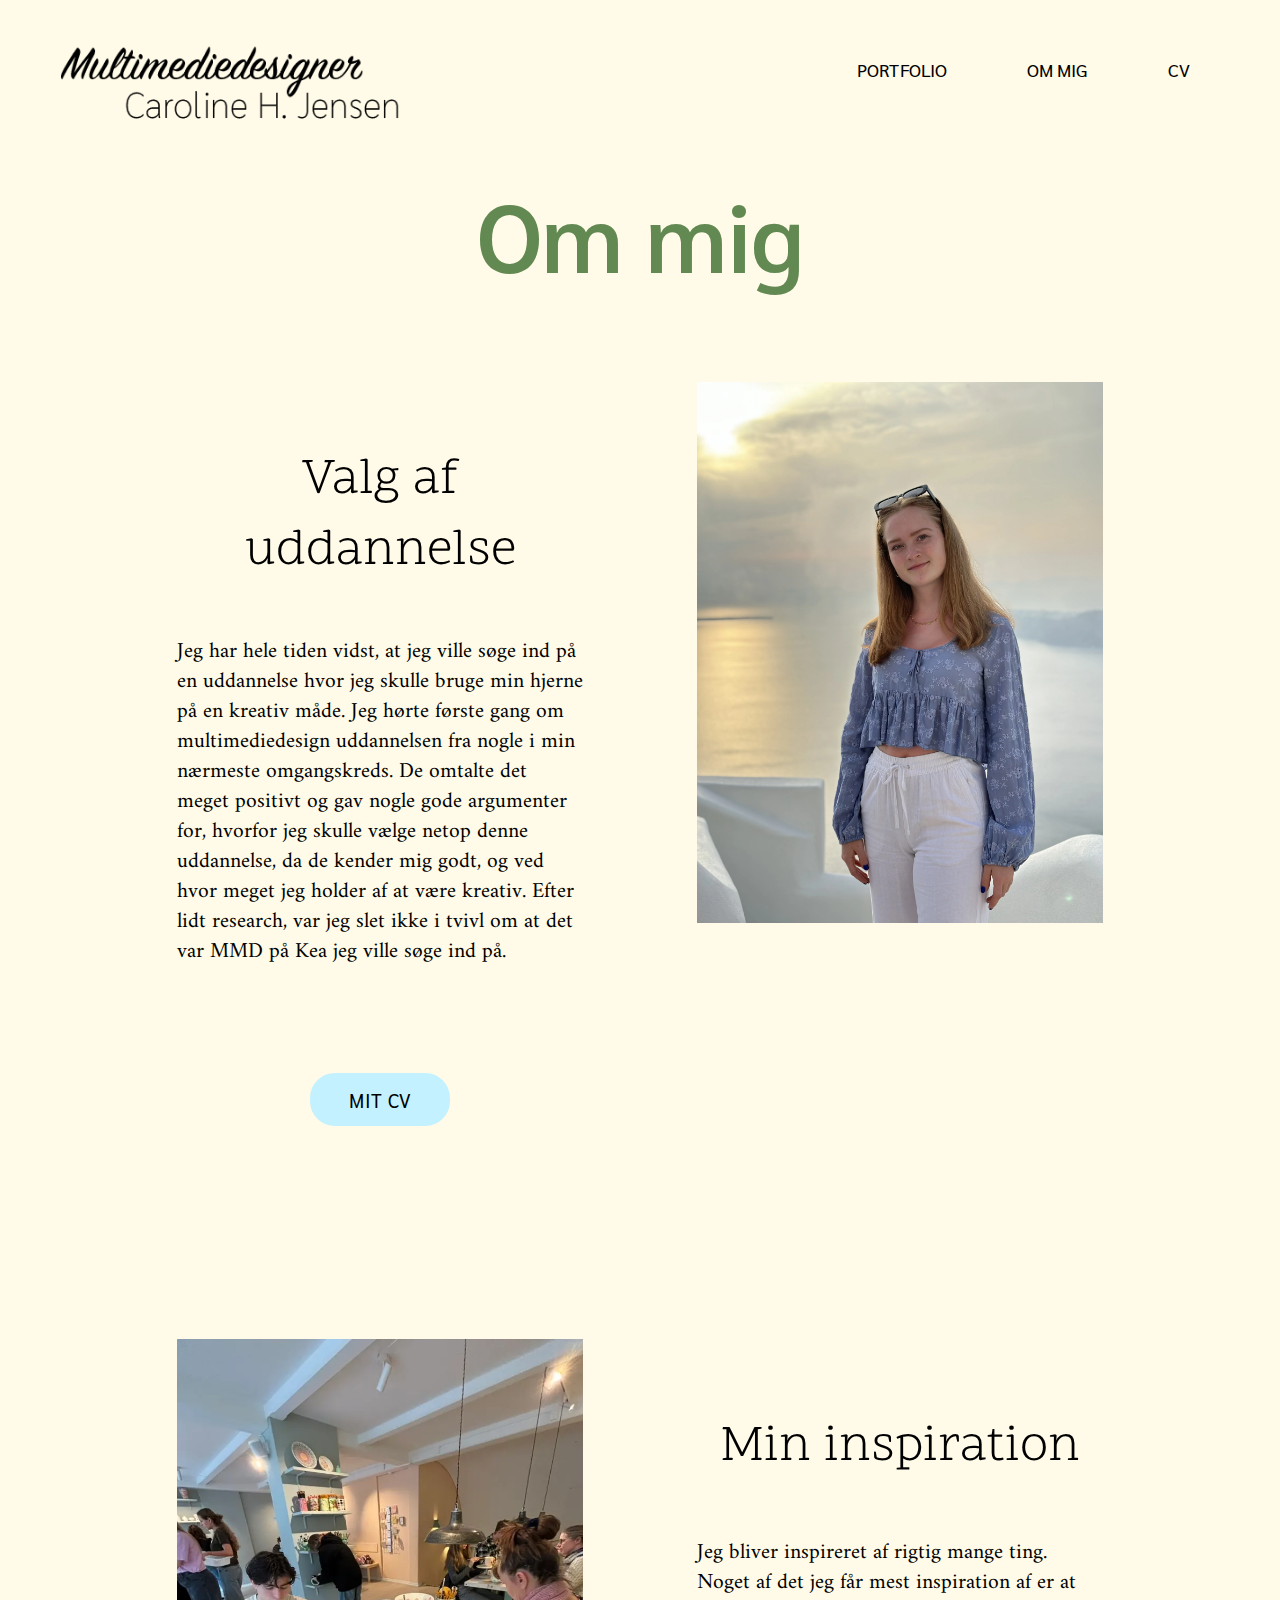
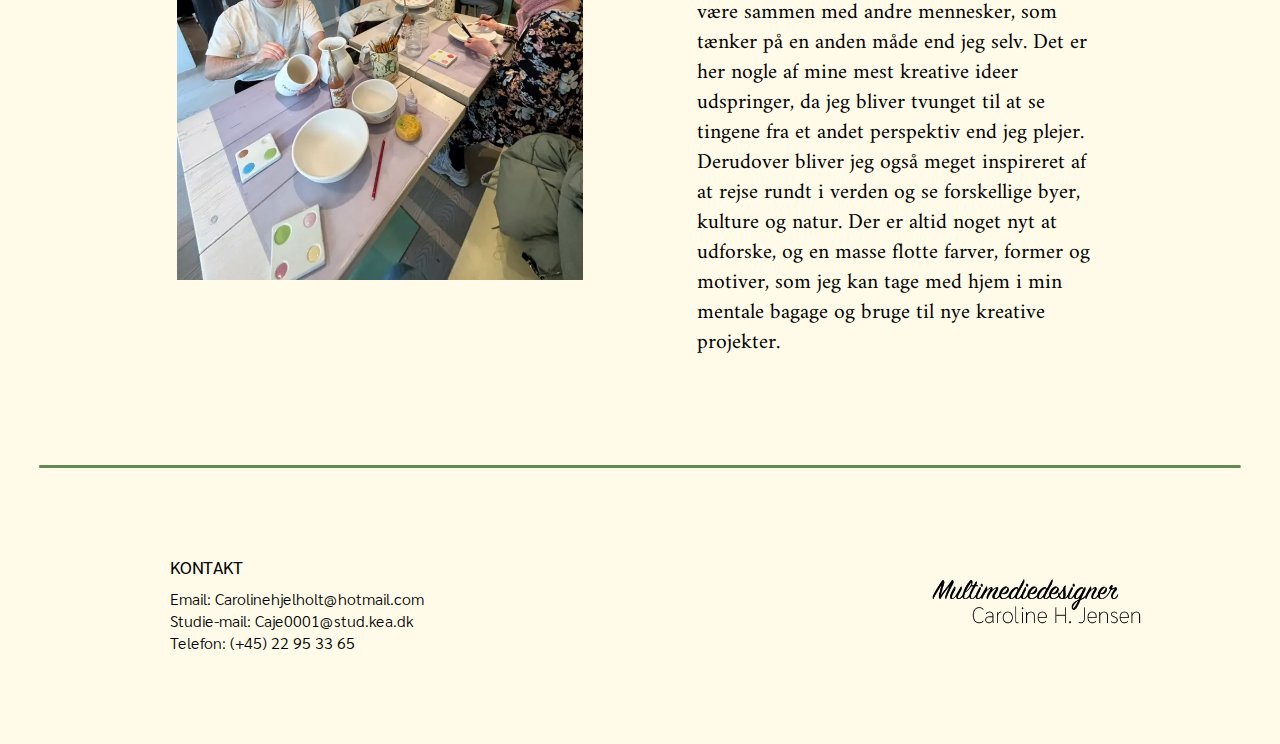
<file: about.html>
<!DOCTYPE html>
<html lang="dk">
<head>
    <meta charset="UTF-8">
    <meta name="viewport" content="width=device-width, initial-scale=1.0">
    <meta name="robots" content="noindex">
    <title>Om mig</title>
    <link rel="preconnect" href="https://fonts.googleapis.com">
    <link rel="preconnect" href="https://fonts.gstatic.com" crossorigin>
    <link href="https://fonts.googleapis.com/css2?family=Sarabun:ital,wght@0,100;0,200;0,300;0,400;0,500;0,600;0,700;0,800;1,100;1,200;1,300;1,400;1,500;1,600;1,700;1,800&display=swap" rel="stylesheet">
    <link rel="preconnect" href="https://fonts.googleapis.com">
    <link rel="preconnect" href="https://fonts.gstatic.com" crossorigin>
    <link href="https://fonts.googleapis.com/css2?family=Amiri:ital,wght@0,400;0,700;1,400;1,700&display=swap" rel="stylesheet">
    <link rel="preconnect" href="https://fonts.googleapis.com">
    <link rel="preconnect" href="https://fonts.gstatic.com" crossorigin>
    <link href="https://fonts.googleapis.com/css2?family=Scope+One&display=swap" rel="stylesheet">    
    <link rel="stylesheet" href="menu.css">
    <link rel="stylesheet" href="general.css">
    <link rel="stylesheet" href="about.css">
    <link rel="apple-touch-icon" sizes="180x180" href="favicon_io/apple-touch-icon.png">
    <link rel="icon" type="image/png" sizes="32x32" href="favicon_io/favicon-32x32.png">
    <link rel="icon" type="image/png" sizes="16x16" href="favicon_io/favicon-16x16.png">
    <link rel="manifest" href="favicon_io/site.webmanifest">
</head>
<body>
    <header>
        <div class="logo">
            <a href="index.html"> <img src="assets/logo.webp" alt="Logo"></a>
        </div>
        <nav>
            <ul class="menu">
                <li><a href="portfolio.html">PORTFOLIO</a></li>
                <li><a href="about.html">OM MIG</a></li>
                <li><a href="cv.html">CV</a></li>
            </ul>
            <div class="burger">
                <div class="line"></div>
                <div class="line"></div>
                <div class="line"></div>
            </div>
        </nav>
    </header>
    <main>
        <h1>Om mig</h1>
        <div class="about_grid_1">
            <div class="uddannelse">
                <h2>Valg af uddannelse</h2>
                <p>Jeg har hele tiden vidst, at jeg ville søge ind på en uddannelse hvor jeg skulle bruge min hjerne på en kreativ måde. Jeg hørte første gang om multimediedesign uddannelsen fra nogle i min nærmeste omgangskreds. De omtalte det meget positivt og gav nogle gode argumenter for, hvorfor jeg skulle vælge netop denne uddannelse, da de kender mig godt, og ved hvor meget jeg holder af at være kreativ. Efter lidt research, var jeg slet ikke i tvivl om at det var MMD på Kea jeg ville søge ind på. </p>
            <a href="cv.html">
                <div class="botton_grid">
                    <div class="botton">
                        <h3>MIT CV</h3>
                    </div>
                </div>
            </a>
            </div>
            <img class="halfportrait" src="assets/halfportrait.webp" alt="halfportrait">
        </div>
        <div class="about_grid_2">
            <div class="inspiration">
                <h2>Min inspiration</h2>
                <p>Jeg bliver inspireret af rigtig mange ting. Noget af det jeg får mest inspiration af er at være sammen med andre mennesker, som tænker på en anden måde end jeg selv. Det er her nogle af mine mest kreative ideer udspringer, da jeg bliver tvunget til at se tingene fra et andet perspektiv end jeg plejer. <br>                
                Derudover bliver jeg også meget inspireret af at rejse rundt i verden og se forskellige byer, kulture og natur. Der er altid noget nyt at udforske, og en masse flotte farver, former og motiver, som jeg kan tage med hjem i min mentale bagage og bruge til nye kreative projekter.</p>            
            </div>
            <img class="creative" src="assets/creative.webp" alt="creative">
        </div>
    </main>
    <footer>
        <img class="line" src="assets/greenline.webp" alt="line">
        <div class="footer">
            <div class="kontakt">
                <h4>KONTAKT</h4>
                <ul>
                    <li>Email: Carolinehjelholt@hotmail.com</li>
                    <li>Studie-mail: Caje0001@stud.kea.dk</li>
                    <li>Telefon: (+45) 22 95 33 65</li>
                </ul>
             </div>
             <a href="index.html"> <img class="logo_footer" src="assets/logo.webp" alt="logo"></a>
        </div>
    </footer>
    <script src="menu.js"></script>
</body>
</html>
</file>
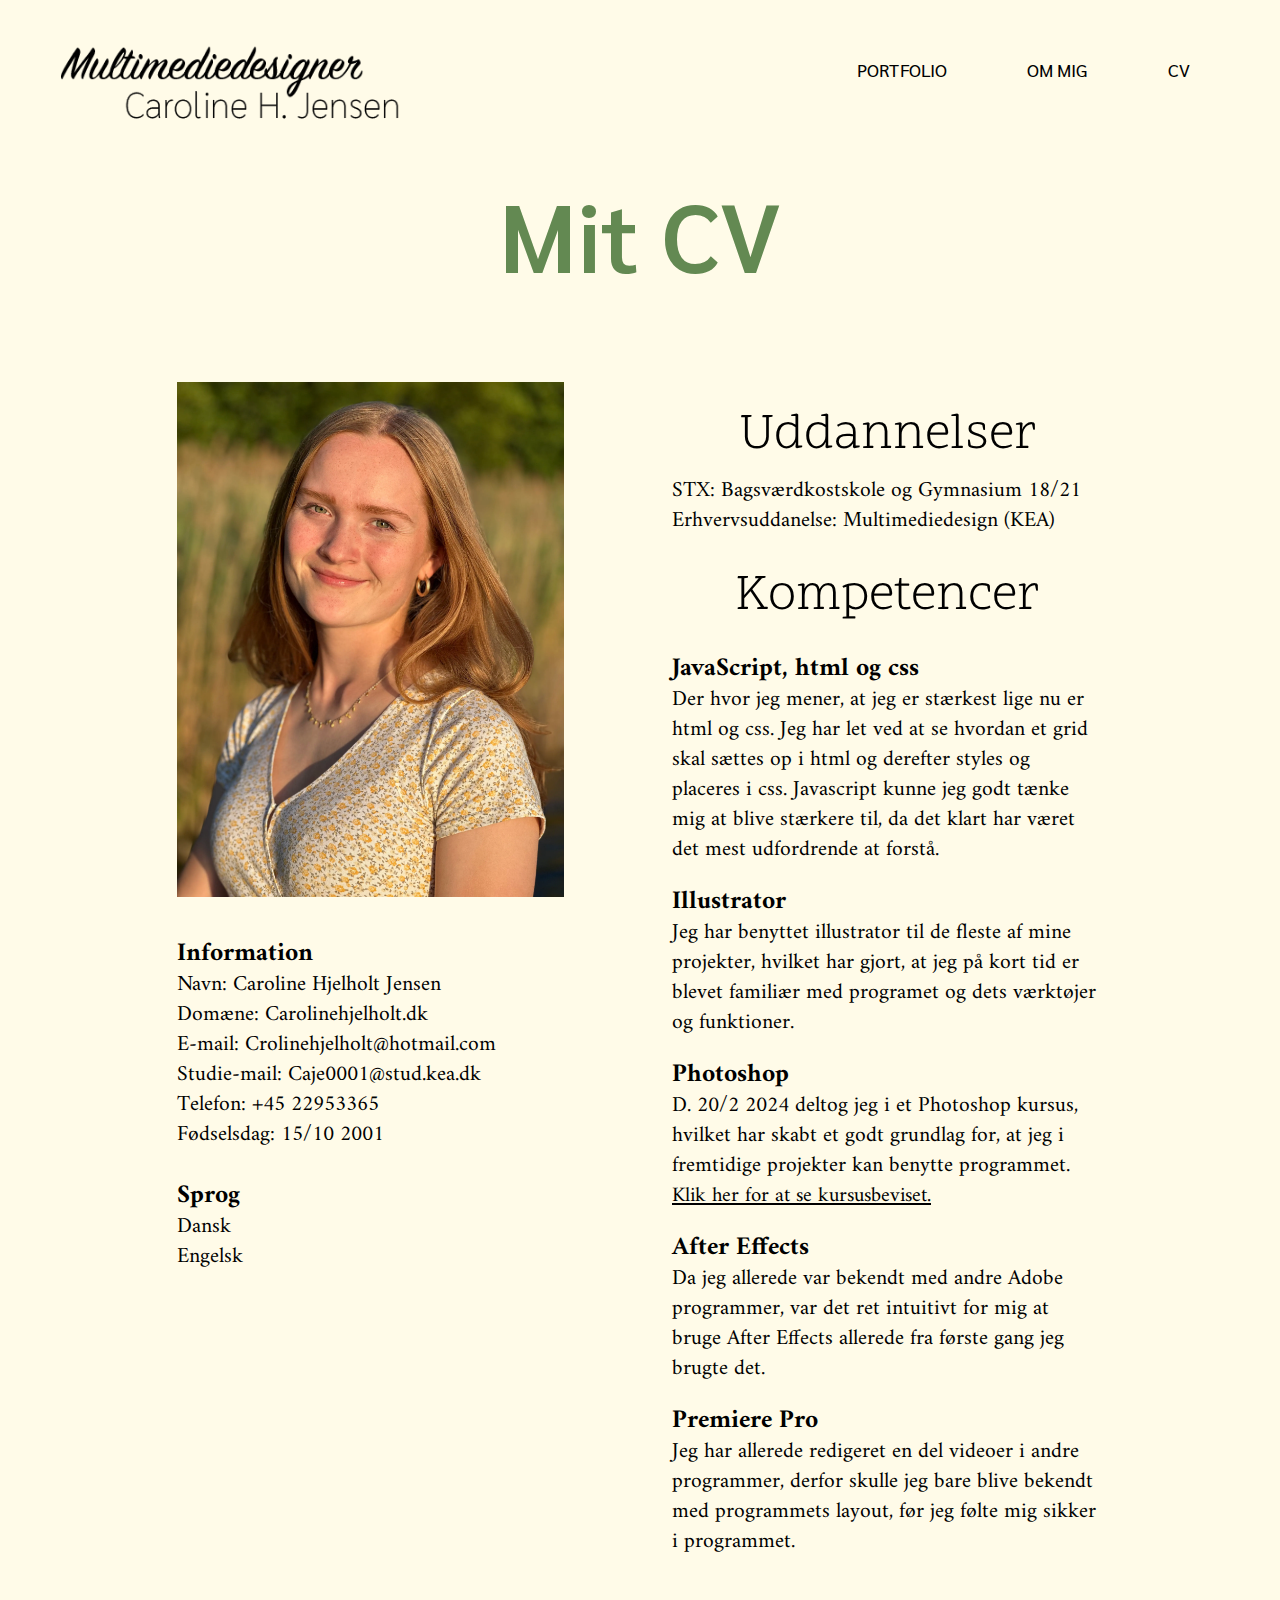
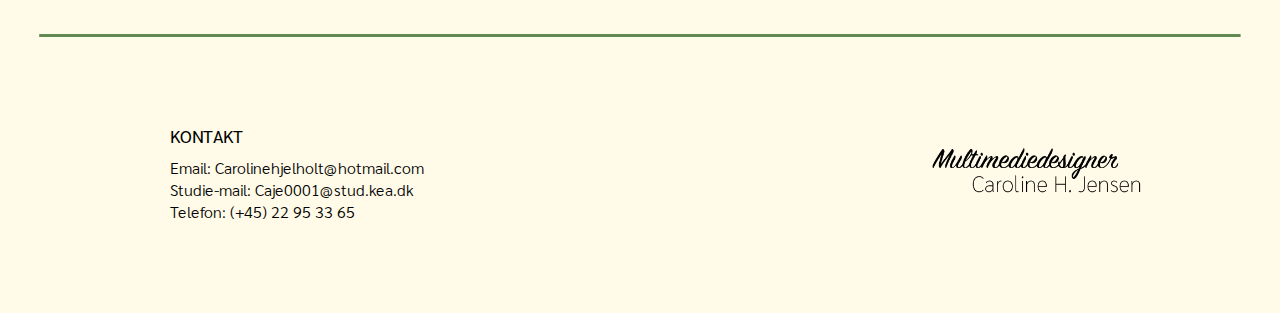
<file: cv.html>
<!DOCTYPE html>
<html lang="dk">
<head>
    <meta charset="UTF-8">
    <meta name="viewport" content="width=device-width, initial-scale=1.0">
    <meta name="robots" content="noindex">
    <title>CV</title>
    <link rel="preconnect" href="https://fonts.googleapis.com">
    <link rel="preconnect" href="https://fonts.gstatic.com" crossorigin>
    <link href="https://fonts.googleapis.com/css2?family=Sarabun:ital,wght@0,100;0,200;0,300;0,400;0,500;0,600;0,700;0,800;1,100;1,200;1,300;1,400;1,500;1,600;1,700;1,800&display=swap" rel="stylesheet">
    <link rel="preconnect" href="https://fonts.googleapis.com">
    <link rel="preconnect" href="https://fonts.gstatic.com" crossorigin>
    <link href="https://fonts.googleapis.com/css2?family=Amiri:ital,wght@0,400;0,700;1,400;1,700&display=swap" rel="stylesheet">
    <link rel="preconnect" href="https://fonts.googleapis.com">
    <link rel="preconnect" href="https://fonts.gstatic.com" crossorigin>
    <link href="https://fonts.googleapis.com/css2?family=Scope+One&display=swap" rel="stylesheet">
    <link rel="stylesheet" href="menu.css">
    <link rel="stylesheet" href="general.css">
    <link rel="stylesheet" href="cv.css">
    <link rel="apple-touch-icon" sizes="180x180" href="favicon_io/apple-touch-icon.png">
    <link rel="icon" type="image/png" sizes="32x32" href="favicon_io/favicon-32x32.png">
    <link rel="icon" type="image/png" sizes="16x16" href="favicon_io/favicon-16x16.png">
    <link rel="manifest" href="favicon_io/site.webmanifest">
</head>
<body>
    <header>
        <div class="logo">
            <a href="index.html"> <img src="assets/logo.webp" alt="Logo"></a>
        </div>
        <nav>
            <ul class="menu">
                <li><a href="portfolio.html">PORTFOLIO</a></li>
                <li><a href="about.html">OM MIG</a></li>
                <li><a href="cv.html">CV</a></li>
            </ul>
            <div class="burger">
                <div class="line"></div>
                <div class="line"></div>
                <div class="line"></div>
            </div>
        </nav>
    </header>
    <main>
        <h1>Mit CV</h1>
        <div class="cv_grid_1">
        <div class="skills">
            <h2>Uddannelser</h2>
            <p>STX: Bagsværdkostskole og Gymnasium 18/21</p>
            <p>Erhvervsuddanelse: Multimediedesign (KEA)</p>
            <h2>Kompetencer</h2>
            <h5>JavaScript, html og css</h5>
            <p>Der hvor jeg mener, at jeg er stærkest lige nu er html og css. Jeg har let ved at se hvordan et grid skal sættes op i html og derefter styles og placeres i css. Javascript kunne jeg godt tænke mig at blive stærkere til, da det klart har været det mest udfordrende at forstå.</p>
            <h5>Illustrator</h5>
            <p>Jeg har benyttet illustrator til de fleste af mine projekter, hvilket har gjort, at jeg på kort tid er blevet familiær med programet og dets værktøjer og funktioner.</p>
            <h5>Photoshop</h5>
            <p>D. 20/2 2024 deltog jeg i et Photoshop kursus, hvilket har skabt et godt grundlag for, at jeg i fremtidige projekter kan benytte programmet. <a href="kursus.html">Klik her for at se kursusbeviset.</a></p>
            <h5>After Effects</h5>
            <p>Da jeg allerede var bekendt med andre Adobe programmer, var det ret intuitivt for mig at bruge After Effects allerede fra første gang jeg brugte det.</p>
            <h5>Premiere Pro</h5>
            <p>Jeg har allerede redigeret en del videoer i andre programmer, derfor skulle jeg bare blive bekendt med programmets layout, før jeg følte mig sikker i programmet.</p>
        </div>
        <div class="info">
            <img src="assets/portrait.webp" alt="portrait">
            <h5>Information</h5>
            <p>Navn: Caroline Hjelholt Jensen</p>
            <p>Domæne: Carolinehjelholt.dk</p>
            <p>E-mail: Crolinehjelholt@hotmail.com</p>
            <p>Studie-mail: Caje0001@stud.kea.dk</p>
            <p>Telefon: +45 22953365</p>
            <p>Fødselsdag: 15/10 2001</p>
            <h5>Sprog</h5>
            <p>Dansk</p>
            <p>Engelsk</p>
        </div>
        </div>
    </main>
    <footer>
        <img class="line" src="assets/greenline.webp" alt="line">
        <div class="footer">
            <div class="kontakt">
                <h4>KONTAKT</h4>
                <ul>
                    <li>Email: Carolinehjelholt@hotmail.com</li>
                    <li>Studie-mail: Caje0001@stud.kea.dk</li>
                    <li>Telefon: (+45) 22 95 33 65</li>
                </ul>
             </div>
             <a href="index.html"> <img class="logo_footer" src="assets/logo.webp" alt="logo"></a>
        </div>
    </footer>
    <script src="menu.js"></script>
</body>
</html>
</file>
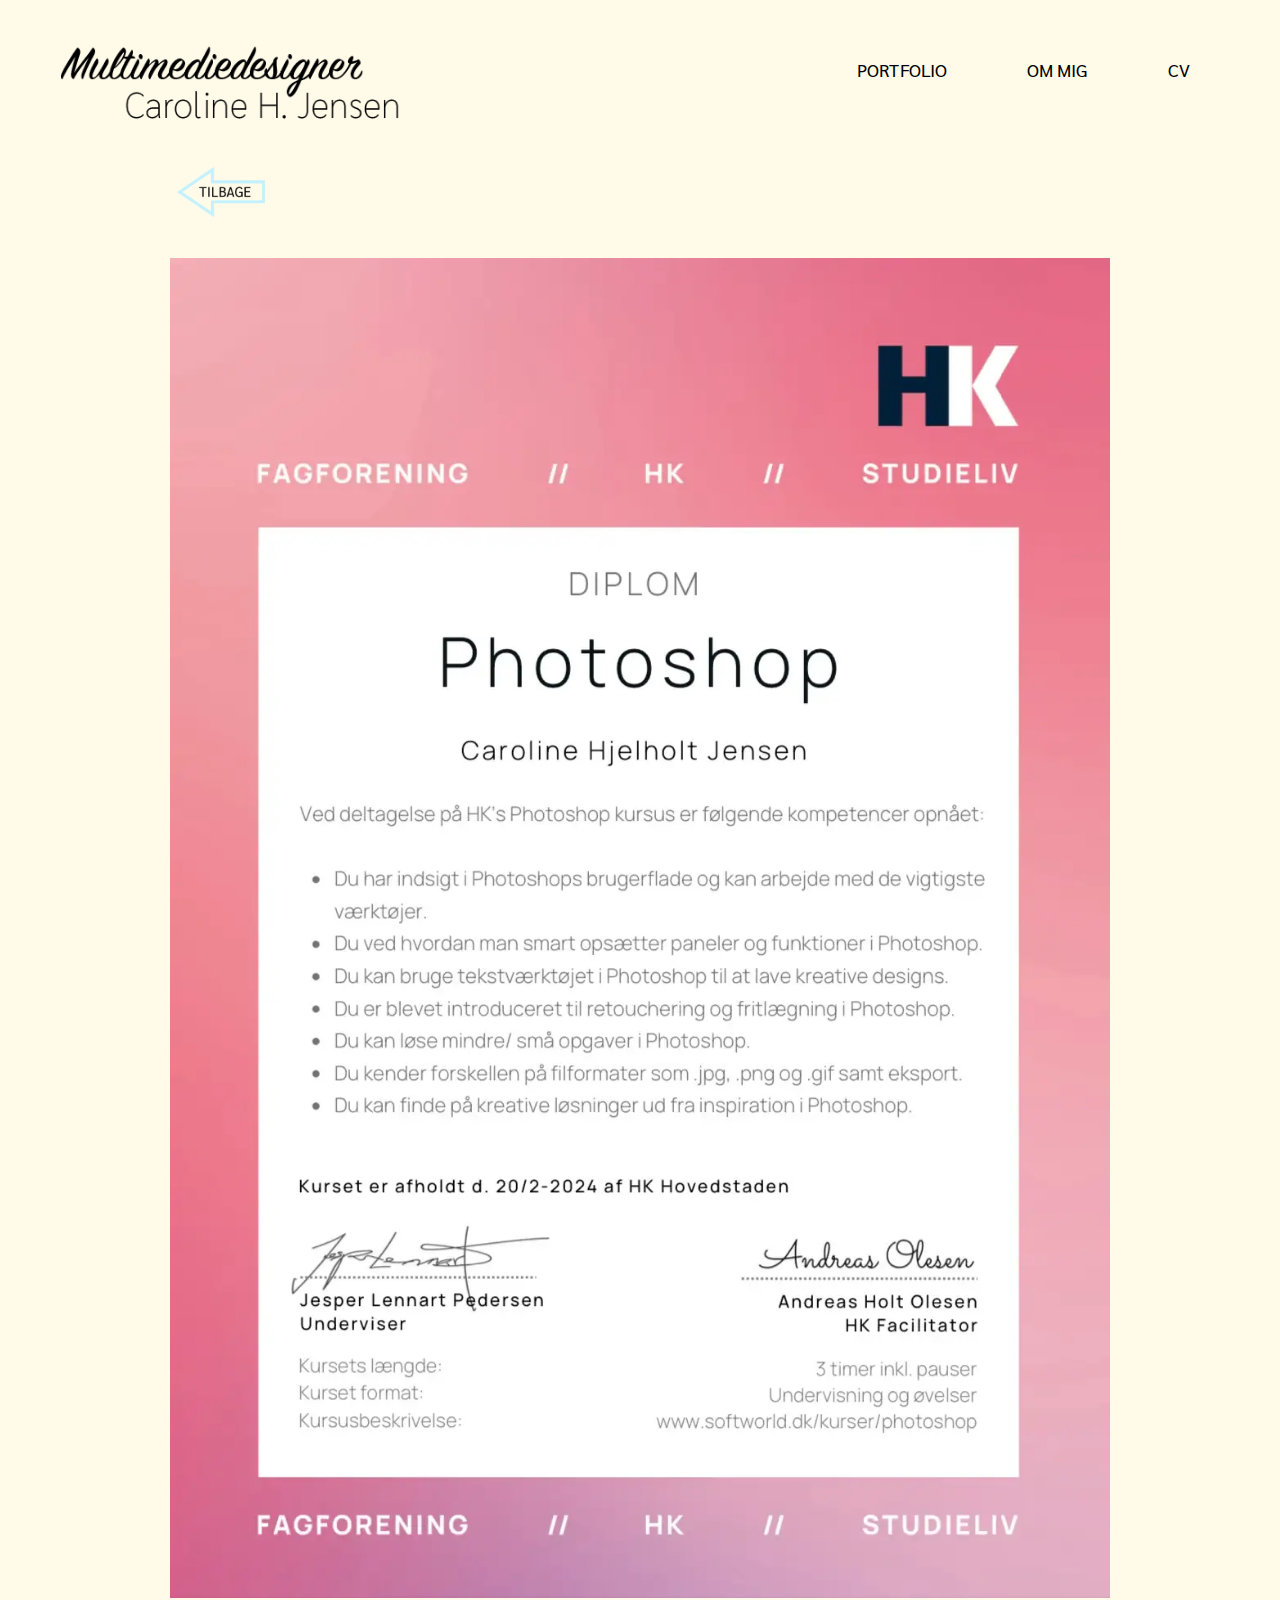
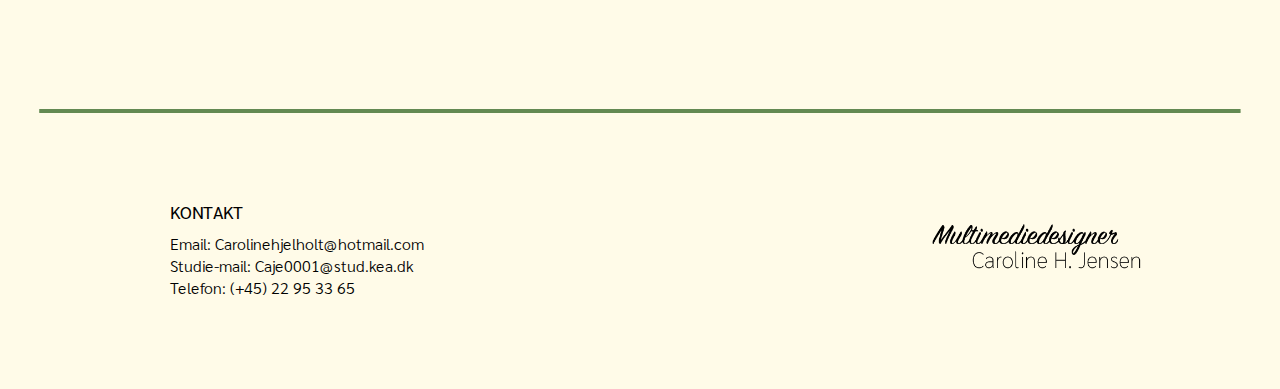
<file: kursus.html>
<!DOCTYPE html>
<html lang="dk">
<head>
    <meta charset="UTF-8">
    <meta name="viewport" content="width=device-width, initial-scale=1.0">
    <meta name="robots" content="noindex">
    <title>Tema 3</title>
    <link rel="preconnect" href="https://fonts.googleapis.com">
    <link rel="preconnect" href="https://fonts.gstatic.com" crossorigin>
    <link href="https://fonts.googleapis.com/css2?family=Sarabun:ital,wght@0,100;0,200;0,300;0,400;0,500;0,600;0,700;0,800;1,100;1,200;1,300;1,400;1,500;1,600;1,700;1,800&display=swap" rel="stylesheet">
    <link rel="preconnect" href="https://fonts.googleapis.com">
    <link rel="preconnect" href="https://fonts.gstatic.com" crossorigin>
    <link href="https://fonts.googleapis.com/css2?family=Amiri:ital,wght@0,400;0,700;1,400;1,700&display=swap" rel="stylesheet">
    <link rel="preconnect" href="https://fonts.googleapis.com">
    <link rel="preconnect" href="https://fonts.gstatic.com" crossorigin>
    <link href="https://fonts.googleapis.com/css2?family=Scope+One&display=swap" rel="stylesheet">
    <link rel="stylesheet" href="menu.css">
    <link rel="stylesheet" href="general.css">
    <link rel="stylesheet" href="cv.css">
    <link rel="apple-touch-icon" sizes="180x180" href="favicon_io/apple-touch-icon.png">
    <link rel="icon" type="image/png" sizes="32x32" href="favicon_io/favicon-32x32.png">
    <link rel="icon" type="image/png" sizes="16x16" href="favicon_io/favicon-16x16.png">
    <link rel="manifest" href="favicon_io/site.webmanifest">
</head>
<body>
    <header>
        <div class="logo">
            <a href="index.html"> <img src="assets/logo.webp" alt="Logo"></a>
        </div>
        <nav>
            <ul class="menu">
                <li><a href="portfolio.html">PORTFOLIO</a></li>
                <li><a href="about.html">OM MIG</a></li>
                <li><a href="cv.html">CV</a></li>
            </ul>
            <div class="burger">
                <div class="line"></div>
                <div class="line"></div>
                <div class="line"></div>
            </div>
        </nav>
    </header>
    <main>
        <a href="cv.html" class="tilbage"><img class="back" src="assets/back.webp" alt="back"></a>   
        <img class="kursus" src="assets/kursus.webp" alt="kursus">
    </main>
    <footer>
        <img class="line" src="assets/greenline.webp" alt="line">
        <div class="footer">
            <div class="kontakt">
                <h4>KONTAKT</h4>
                <ul>
                    <li>Email: Carolinehjelholt@hotmail.com</li>
                    <li>Studie-mail: Caje0001@stud.kea.dk</li>
                    <li>Telefon: (+45) 22 95 33 65</li>
                </ul>
             </div>
             <a href="index.html"> <img class="logo_footer" src="assets/logo.webp" alt="logo"></a>
        </div>
    </footer>
    <script src="menu.js"></script>
</body>
</html>
</file>
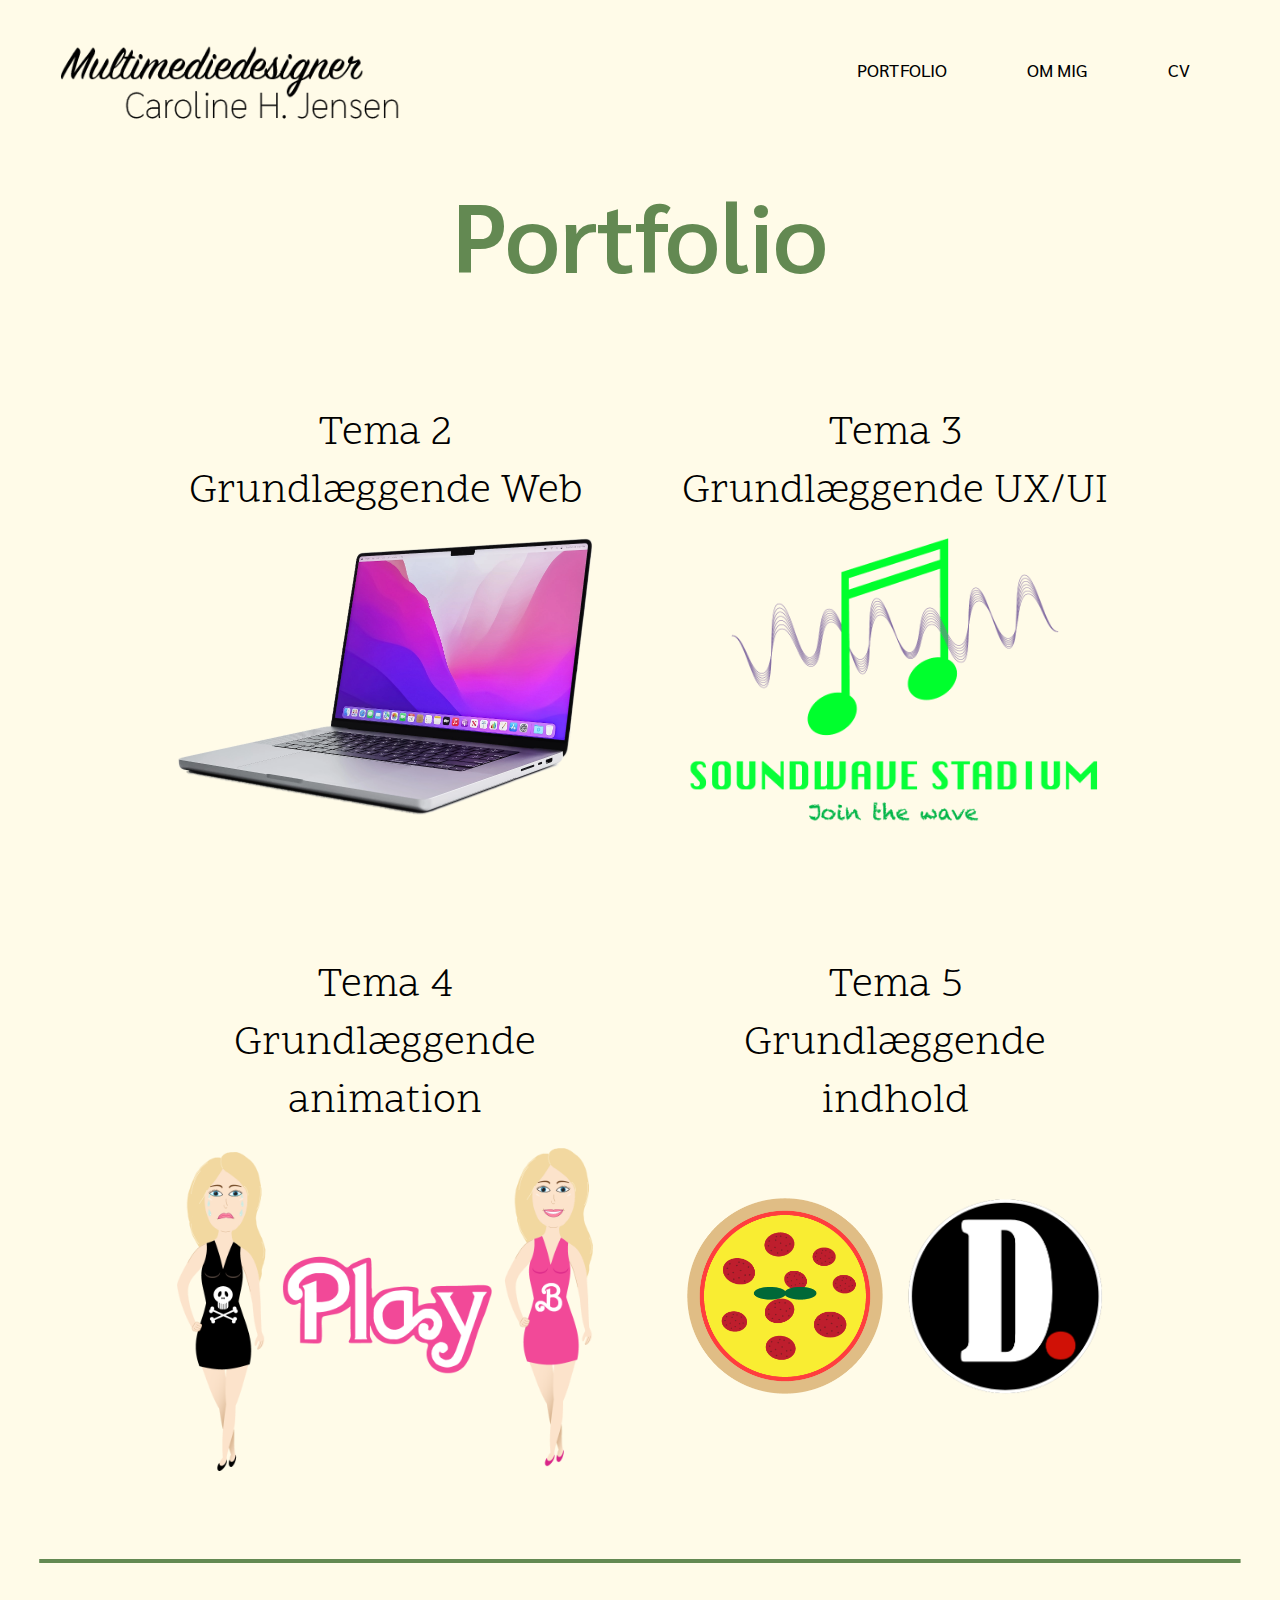
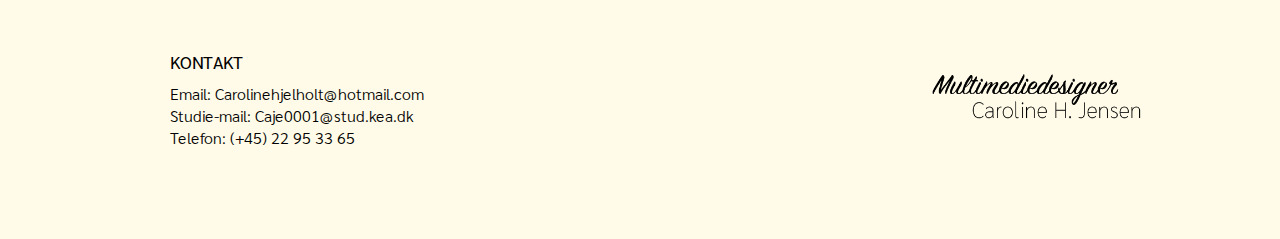
<file: portfolio.html>
<!DOCTYPE html>
<html lang="dk">
<head>
    <meta charset="UTF-8">
    <meta name="viewport" content="width=device-width, initial-scale=1.0">
    <meta name="robots" content="noindex">
    <title>Tema 2</title>
    <link rel="preconnect" href="https://fonts.googleapis.com">
    <link rel="preconnect" href="https://fonts.gstatic.com" crossorigin>
    <link href="https://fonts.googleapis.com/css2?family=Sarabun:ital,wght@0,100;0,200;0,300;0,400;0,500;0,600;0,700;0,800;1,100;1,200;1,300;1,400;1,500;1,600;1,700;1,800&display=swap" rel="stylesheet">
    <link rel="preconnect" href="https://fonts.googleapis.com">
    <link rel="preconnect" href="https://fonts.gstatic.com" crossorigin>
    <link href="https://fonts.googleapis.com/css2?family=Amiri:ital,wght@0,400;0,700;1,400;1,700&display=swap" rel="stylesheet">
    <link rel="preconnect" href="https://fonts.googleapis.com">
    <link rel="preconnect" href="https://fonts.gstatic.com" crossorigin>
    <link href="https://fonts.googleapis.com/css2?family=Scope+One&display=swap" rel="stylesheet">
    <link rel="stylesheet" href="menu.css">
    <link rel="stylesheet" href="general.css">
    <link rel="stylesheet" href="portfolio.css">
    <link rel="apple-touch-icon" sizes="180x180" href="favicon_io/apple-touch-icon.png">
    <link rel="icon" type="image/png" sizes="32x32" href="favicon_io/favicon-32x32.png">
    <link rel="icon" type="image/png" sizes="16x16" href="favicon_io/favicon-16x16.png">
    <link rel="manifest" href="favicon_io/site.webmanifest">
</head>
<body>
    <header>
        <div class="logo">
            <a href="index.html"> <img src="assets/logo.webp" alt="Logo"></a>
        </div>
        <nav>
            <ul class="menu">
                <li><a href="portfolio.html">PORTFOLIO</a></li>
                <li><a href="about.html">OM MIG</a></li>
                <li><a href="cv.html">CV</a></li>
            </ul>
            <div class="burger">
                <div class="line"></div>
                <div class="line"></div>
                <div class="line"></div>
            </div>
        </nav>
    </header>
    <main>
        <h1 class="portfolio_h1">Portfolio</h1>
        <div class="portfolio_grid">
            <a href="tema2.html">
                <div>
                    <h2 class="portfolio_h2">Tema 2 <br> Grundlæggende Web</h2>
                    <img src="assets/computer-cutout.webp" alt="tema_2">
                </div>
            </a>
            <a href="tema3.html">
                <div>
                    <h2 class="portfolio_h2">Tema 3 <br> Grundlæggende UX/UI</h2>
                    <img src="assets/soundwave.webp" alt="tema_3">
                </div>
            </a>
            <a href="tema4.html">
                <div>
                    <h2 class="portfolio_h2">Tema 4 <br> Grundlæggende animation</h2>
                    <img src="assets/barbie.webp" alt="tema_4">
                </div>
            </a>
            <a href="tema5.html">
                <div>
                    <h2 class="portfolio_h2">Tema 5 <br> Grundlæggende indhold</h2>
                    <div class="portfolio_grid_1">
                        <div><img class="pizza" src="assets/pizza.webp" alt="tema_5p"></div>
                        <div><img src="assets/dropinn.webp" alt="tema_5v"></div>
                    </div>
                </div>
            </a>
        </div>
    </main>
    <footer>
        <img class="line" src="assets/greenline.webp" alt="line">
        <div class="footer">
            <div class="kontakt">
                <h4>KONTAKT</h4>
                <ul>
                    <li>Email: Carolinehjelholt@hotmail.com</li>
                    <li>Studie-mail: Caje0001@stud.kea.dk</li>
                    <li>Telefon: (+45) 22 95 33 65</li>
                </ul>
             </div>
             <a href="index.html"> <img class="logo_footer" src="assets/logo.webp" alt="logo"></a>
        </div>
    </footer>
    <script src="menu.js"></script>
</body>
</html>
</file>
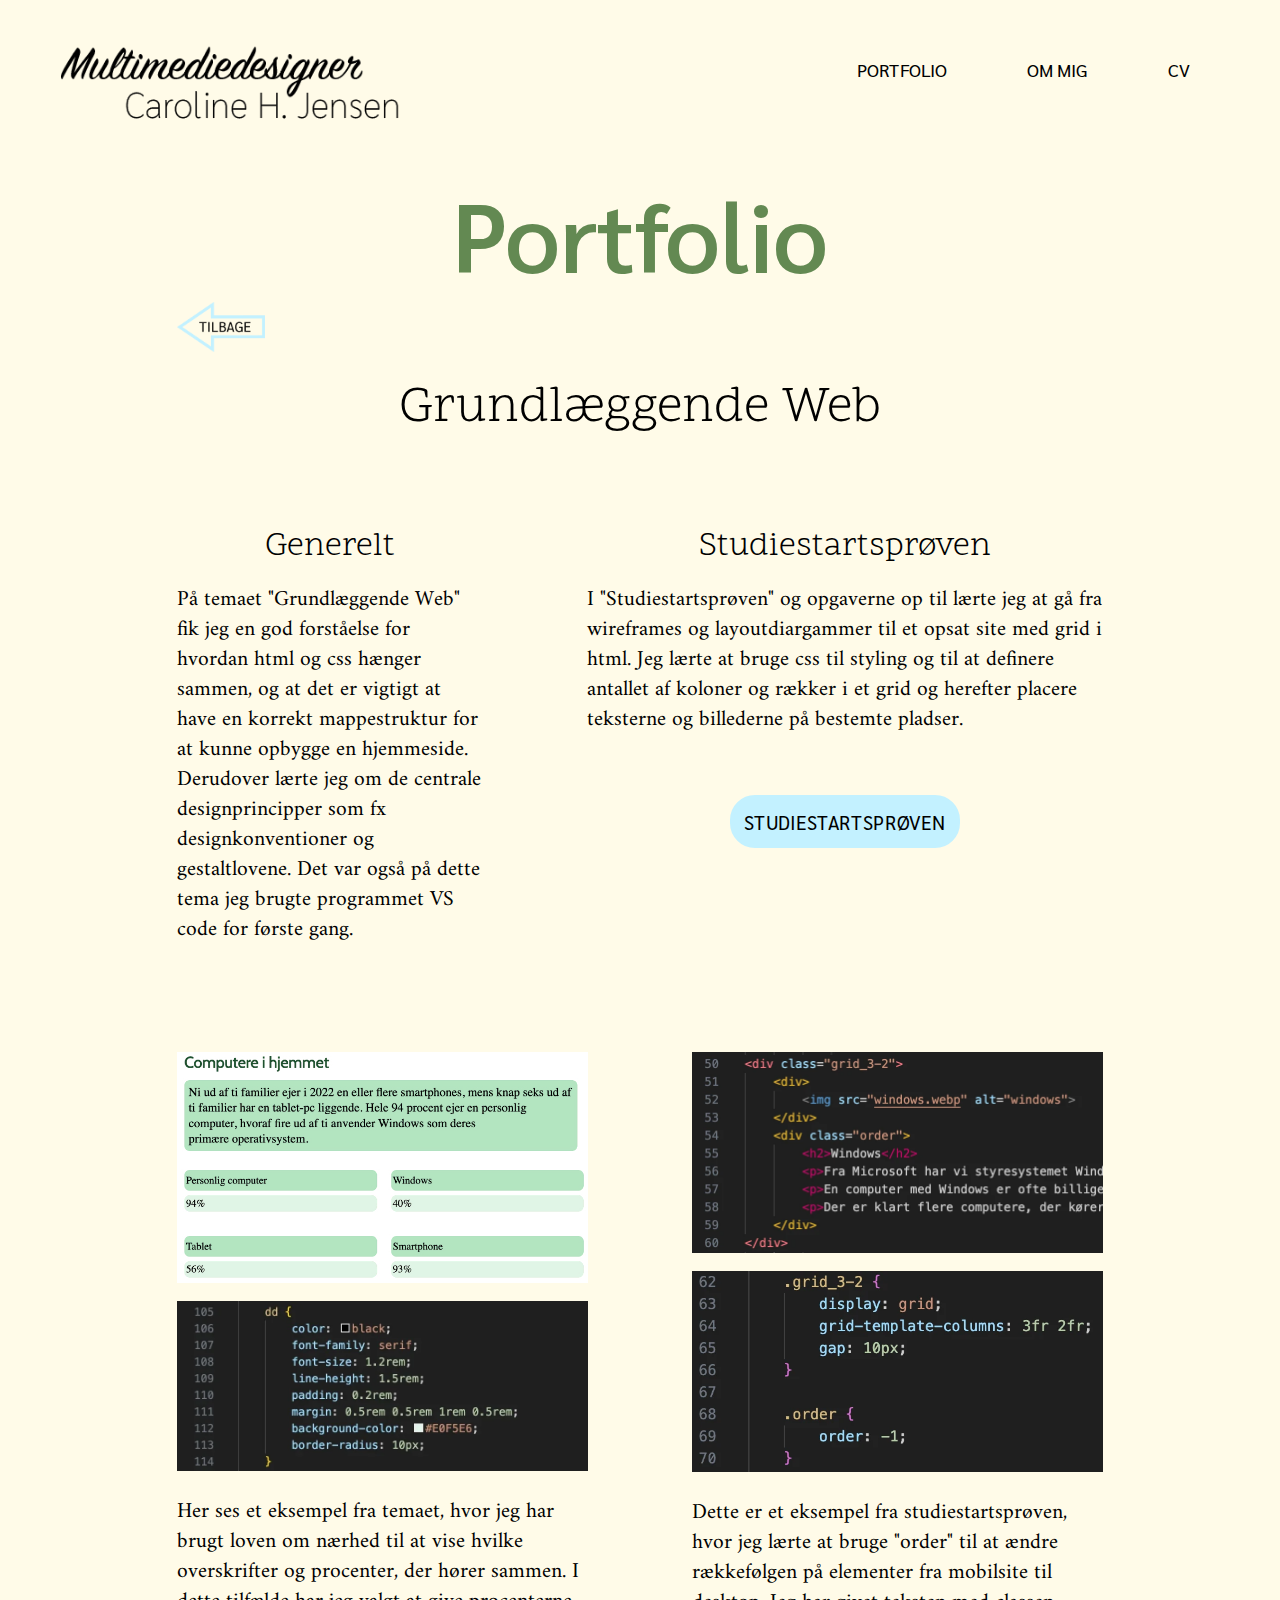
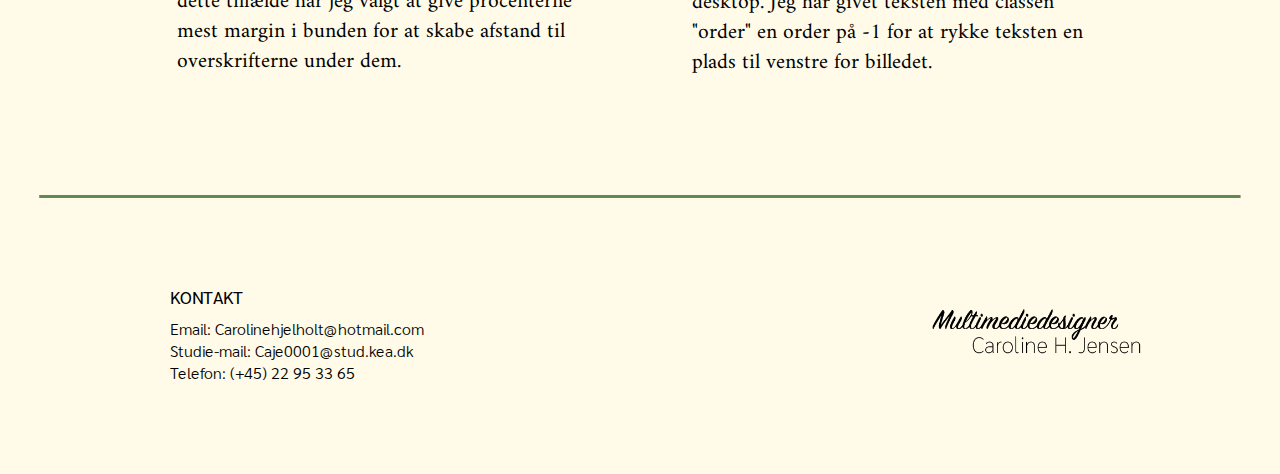
<file: tema2.html>
<!DOCTYPE html>
<html lang="dk">
<head>
    <meta charset="UTF-8">
    <meta name="viewport" content="width=device-width, initial-scale=1.0">
    <meta name="robots" content="noindex">
    <title>Tema 2</title>
    <link rel="preconnect" href="https://fonts.googleapis.com">
    <link rel="preconnect" href="https://fonts.gstatic.com" crossorigin>
    <link href="https://fonts.googleapis.com/css2?family=Sarabun:ital,wght@0,100;0,200;0,300;0,400;0,500;0,600;0,700;0,800;1,100;1,200;1,300;1,400;1,500;1,600;1,700;1,800&display=swap" rel="stylesheet">
    <link rel="preconnect" href="https://fonts.googleapis.com">
    <link rel="preconnect" href="https://fonts.gstatic.com" crossorigin>
    <link href="https://fonts.googleapis.com/css2?family=Amiri:ital,wght@0,400;0,700;1,400;1,700&display=swap" rel="stylesheet">
    <link rel="preconnect" href="https://fonts.googleapis.com">
    <link rel="preconnect" href="https://fonts.gstatic.com" crossorigin>
    <link href="https://fonts.googleapis.com/css2?family=Scope+One&display=swap" rel="stylesheet">
    <link rel="stylesheet" href="menu.css">
    <link rel="stylesheet" href="general.css">
    <link rel="stylesheet" href="tema.css">
    <link rel="apple-touch-icon" sizes="180x180" href="favicon_io/apple-touch-icon.png">
    <link rel="icon" type="image/png" sizes="32x32" href="favicon_io/favicon-32x32.png">
    <link rel="icon" type="image/png" sizes="16x16" href="favicon_io/favicon-16x16.png">
    <link rel="manifest" href="favicon_io/site.webmanifest">
</head>
<body>
    <header>
        <div class="logo">
            <a href="index.html"> <img src="assets/logo.webp" alt="Logo"></a>
        </div>
        <nav>
            <ul class="menu">
                <li><a href="portfolio.html">PORTFOLIO</a></li>
                <li><a href="about.html">OM MIG</a></li>
                <li><a href="cv.html">CV</a></li>
            </ul>
            <div class="burger">
                <div class="line"></div>
                <div class="line"></div>
                <div class="line"></div>
            </div>
        </nav>
    </header>
    <main>
        <h1>Portfolio</h1>
        <a href="portfolio.html" class="tilbage"><img class="back" src="assets/back.webp" alt="back"></a>     
        <h2>Grundlæggende Web</h2>
        <div class="tema_grid">
            <div>
                <h2 class="tema_2_h2">Generelt</h2>
                <p>På temaet "Grundlæggende Web" fik jeg en god forståelse for hvordan html og css hænger sammen, og at det er vigtigt at have en korrekt mappestruktur for at kunne opbygge en hjemmeside. Derudover lærte jeg om de centrale designprincipper som fx designkonventioner og gestaltlovene. Det var også på dette tema jeg brugte programmet VS code for første gang.</p>
            </div> 
            <div>
                <h2 class="tema_2_h2">Studiestartsprøven</h2>
                <p>I "Studiestartsprøven" og opgaverne op til lærte jeg at gå fra wireframes og layoutdiargammer til et opsat site med grid i html. Jeg lærte at bruge css til styling og til at definere antallet af koloner og rækker i et grid og herefter placere teksterne og billederne på bestemte pladser.</p>
                
                <div class="botton">
                    <a href="https://carolinehjelholt.dk/kea/02_web/01_website/website/index.html"><h3>STUDIESTARTSPRØVEN</h3></a>
                </div>
            </div>
        </div> 
        <div class="tema_grid">
            <div>
            <img class="tema_2_gestalt" src="assets/gestalt.webp" alt="gestalt">
            <img src="assets/studie_kode.webp" alt="studie_kode">
            <p>Her ses et eksempel fra temaet, hvor jeg har brugt loven om nærhed til at vise hvilke overskrifter og procenter, der hører sammen. I dette tilfælde har jeg valgt at give procenterne mest margin i bunden for at skabe afstand til overskrifterne under dem.</p>
            </div>
            <div class="code_tema2">
                <img src="assets/code_tema2.webp" alt="code">
                <img src="assets/style_tema2.webp" alt="style">
                <p>Dette er et eksempel fra studiestartsprøven, hvor jeg lærte at bruge "order" til at ændre rækkefølgen på elementer fra mobilsite til desktop. Jeg har givet teksten med classen "order" en order på -1 for at rykke teksten en plads til venstre for billedet.</p>
            </div>
        </div>   
    </main>
    <footer>
        <img class="line" src="assets/greenline.webp" alt="line">
        <div class="footer">
            <div class="kontakt">
                <h4>KONTAKT</h4>
                <ul>
                    <li>Email: Carolinehjelholt@hotmail.com</li>
                    <li>Studie-mail: Caje0001@stud.kea.dk</li>
                    <li>Telefon: (+45) 22 95 33 65</li>
                </ul>
             </div>
             <a href="index.html"> <img class="logo_footer" src="assets/logo.webp" alt="logo"></a>
        </div>
    </footer>
    <script src="menu.js"></script>
</body>
</html>
</file>
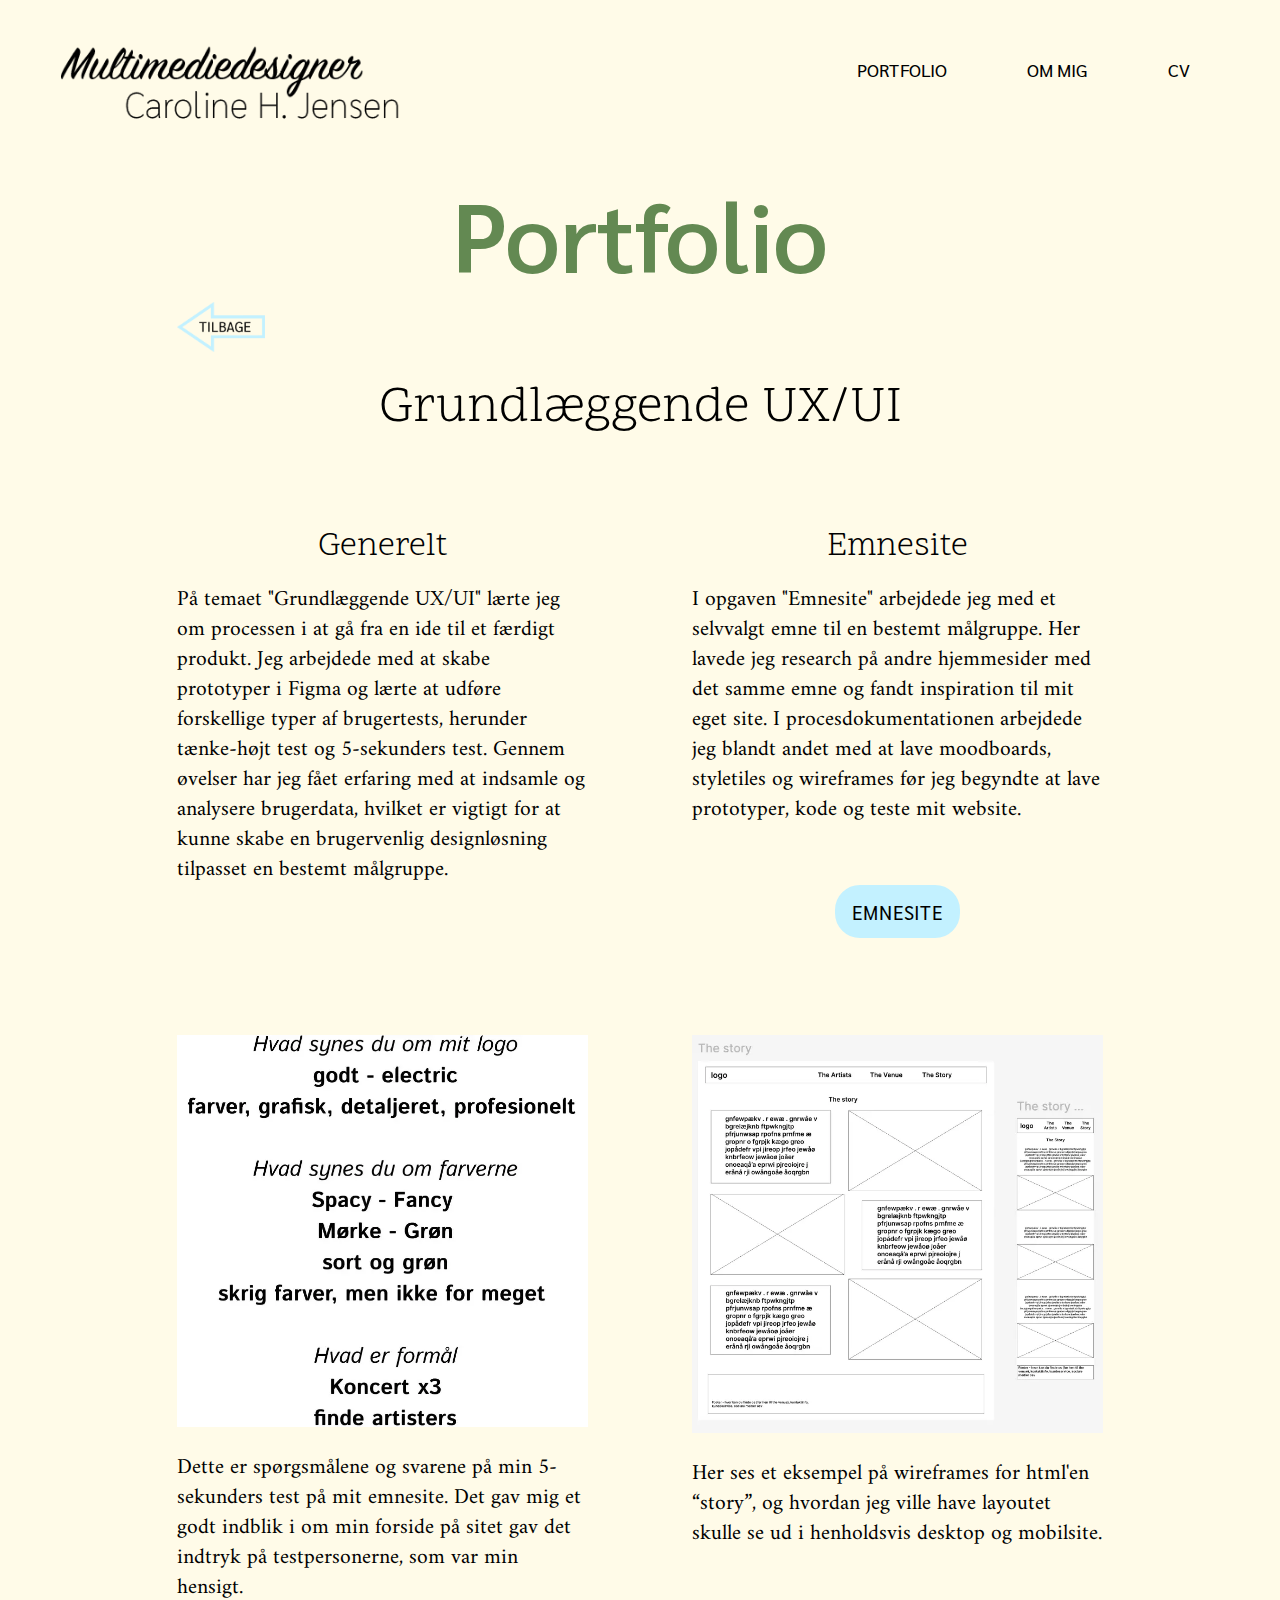
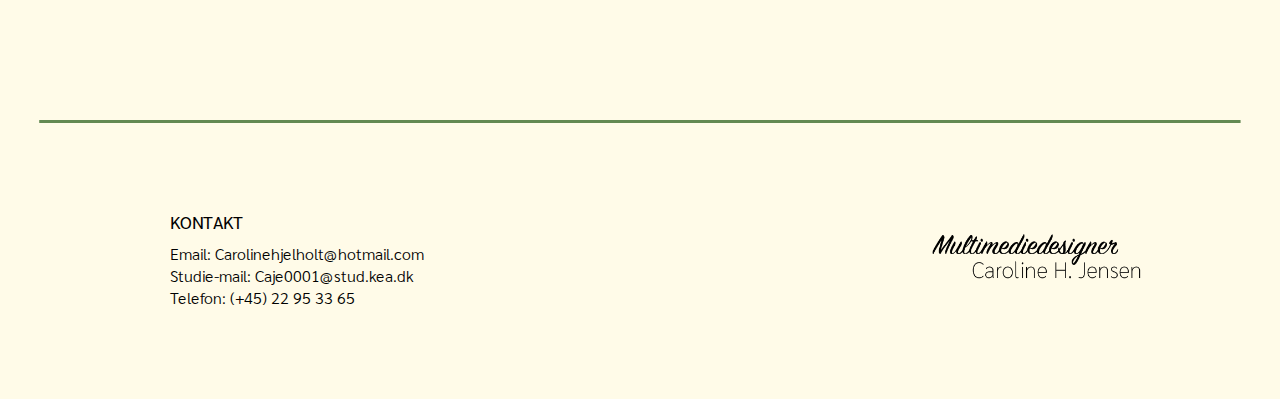
<file: tema3.html>
<!DOCTYPE html>
<html lang="dk">
<head>
    <meta charset="UTF-8">
    <meta name="viewport" content="width=device-width, initial-scale=1.0">
    <meta name="robots" content="noindex">
    <title>Tema 3</title>
    <link rel="preconnect" href="https://fonts.googleapis.com">
    <link rel="preconnect" href="https://fonts.gstatic.com" crossorigin>
    <link href="https://fonts.googleapis.com/css2?family=Sarabun:ital,wght@0,100;0,200;0,300;0,400;0,500;0,600;0,700;0,800;1,100;1,200;1,300;1,400;1,500;1,600;1,700;1,800&display=swap" rel="stylesheet">
    <link rel="preconnect" href="https://fonts.googleapis.com">
    <link rel="preconnect" href="https://fonts.gstatic.com" crossorigin>
    <link href="https://fonts.googleapis.com/css2?family=Amiri:ital,wght@0,400;0,700;1,400;1,700&display=swap" rel="stylesheet">
    <link rel="preconnect" href="https://fonts.googleapis.com">
    <link rel="preconnect" href="https://fonts.gstatic.com" crossorigin>
    <link href="https://fonts.googleapis.com/css2?family=Scope+One&display=swap" rel="stylesheet">
    <link rel="stylesheet" href="menu.css">
    <link rel="stylesheet" href="general.css">
    <link rel="stylesheet" href="tema.css">
    <link rel="apple-touch-icon" sizes="180x180" href="favicon_io/apple-touch-icon.png">
    <link rel="icon" type="image/png" sizes="32x32" href="favicon_io/favicon-32x32.png">
    <link rel="icon" type="image/png" sizes="16x16" href="favicon_io/favicon-16x16.png">
    <link rel="manifest" href="favicon_io/site.webmanifest">
</head>
<body>
    <header>
        <div class="logo">
            <a href="index.html"> <img src="assets/logo.webp" alt="Logo"></a>
        </div>
        <nav>
            <ul class="menu">
                <li><a href="portfolio.html">PORTFOLIO</a></li>
                <li><a href="about.html">OM MIG</a></li>
                <li><a href="cv.html">CV</a></li>
            </ul>
            <div class="burger">
                <div class="line"></div>
                <div class="line"></div>
                <div class="line"></div>
            </div>
        </nav>
    </header>
    <main>
        <h1>Portfolio</h1>
        <a href="portfolio.html" class="tilbage"><img class="back" src="assets/back.webp" alt="back"></a>     
        <h2>Grundlæggende UX/UI</h2>
        <div class="tema_grid">
            <div>
                <h2 class="tema_2_h2">Generelt</h2>
                <p>På temaet "Grundlæggende UX/UI" lærte jeg om processen i at gå fra en ide til et færdigt produkt. Jeg arbejdede med at skabe prototyper i Figma og lærte at udføre forskellige typer af brugertests, herunder tænke-højt test og 5-sekunders test. Gennem øvelser har jeg fået erfaring med at indsamle og analysere brugerdata, hvilket er vigtigt for at kunne skabe en brugervenlig designløsning tilpasset en bestemt målgruppe.</p>        
            </div>
            <div>
                <h2 class="tema_2_h2">Emnesite</h2>
                <p>I opgaven "Emnesite" arbejdede jeg med et selvvalgt emne til en bestemt målgruppe. Her lavede jeg research på andre hjemmesider med det samme emne og fandt inspiration til mit eget site. I procesdokumentationen arbejdede jeg blandt andet med at lave moodboards, styletiles og wireframes før jeg begyndte at lave prototyper, kode og teste mit website.</p>                
                <div class="botton">
                    <a href="https://carolinehjelholt.dk/kea/03_ux/01_kodet_site/index.html"><h3>EMNESITE</h3></a>
                </div>
            </div>
            <div>
                <img src="assets/emnesite_test.webp" alt="test">
                <p>Dette er spørgsmålene og svarene på min 5-sekunders test på mit emnesite. Det gav mig et godt indblik i om min forside på sitet gav det indtryk på testpersonerne, som var min hensigt.</p>
            </div>
            <div>
                <img src="assets/emnesite_wireframe.webp" alt="wireframe">
                <p>Her ses et eksempel på wireframes for html'en “story”, og hvordan jeg ville have layoutet skulle se ud i henholdsvis desktop og mobilsite.</p>
            </div>
        </div> 
    </main>
    <footer>
        <img class="line" src="assets/greenline.webp" alt="line">
        <div class="footer">
            <div class="kontakt">
                <h4>KONTAKT</h4>
                <ul>
                    <li>Email: Carolinehjelholt@hotmail.com</li>
                    <li>Studie-mail: Caje0001@stud.kea.dk</li>
                    <li>Telefon: (+45) 22 95 33 65</li>
                </ul>
             </div>
             <a href="index.html"> <img class="logo_footer" src="assets/logo.webp" alt="logo"></a>
        </div>
    </footer>
    <script src="menu.js"></script>
</body>
</html>
</file>
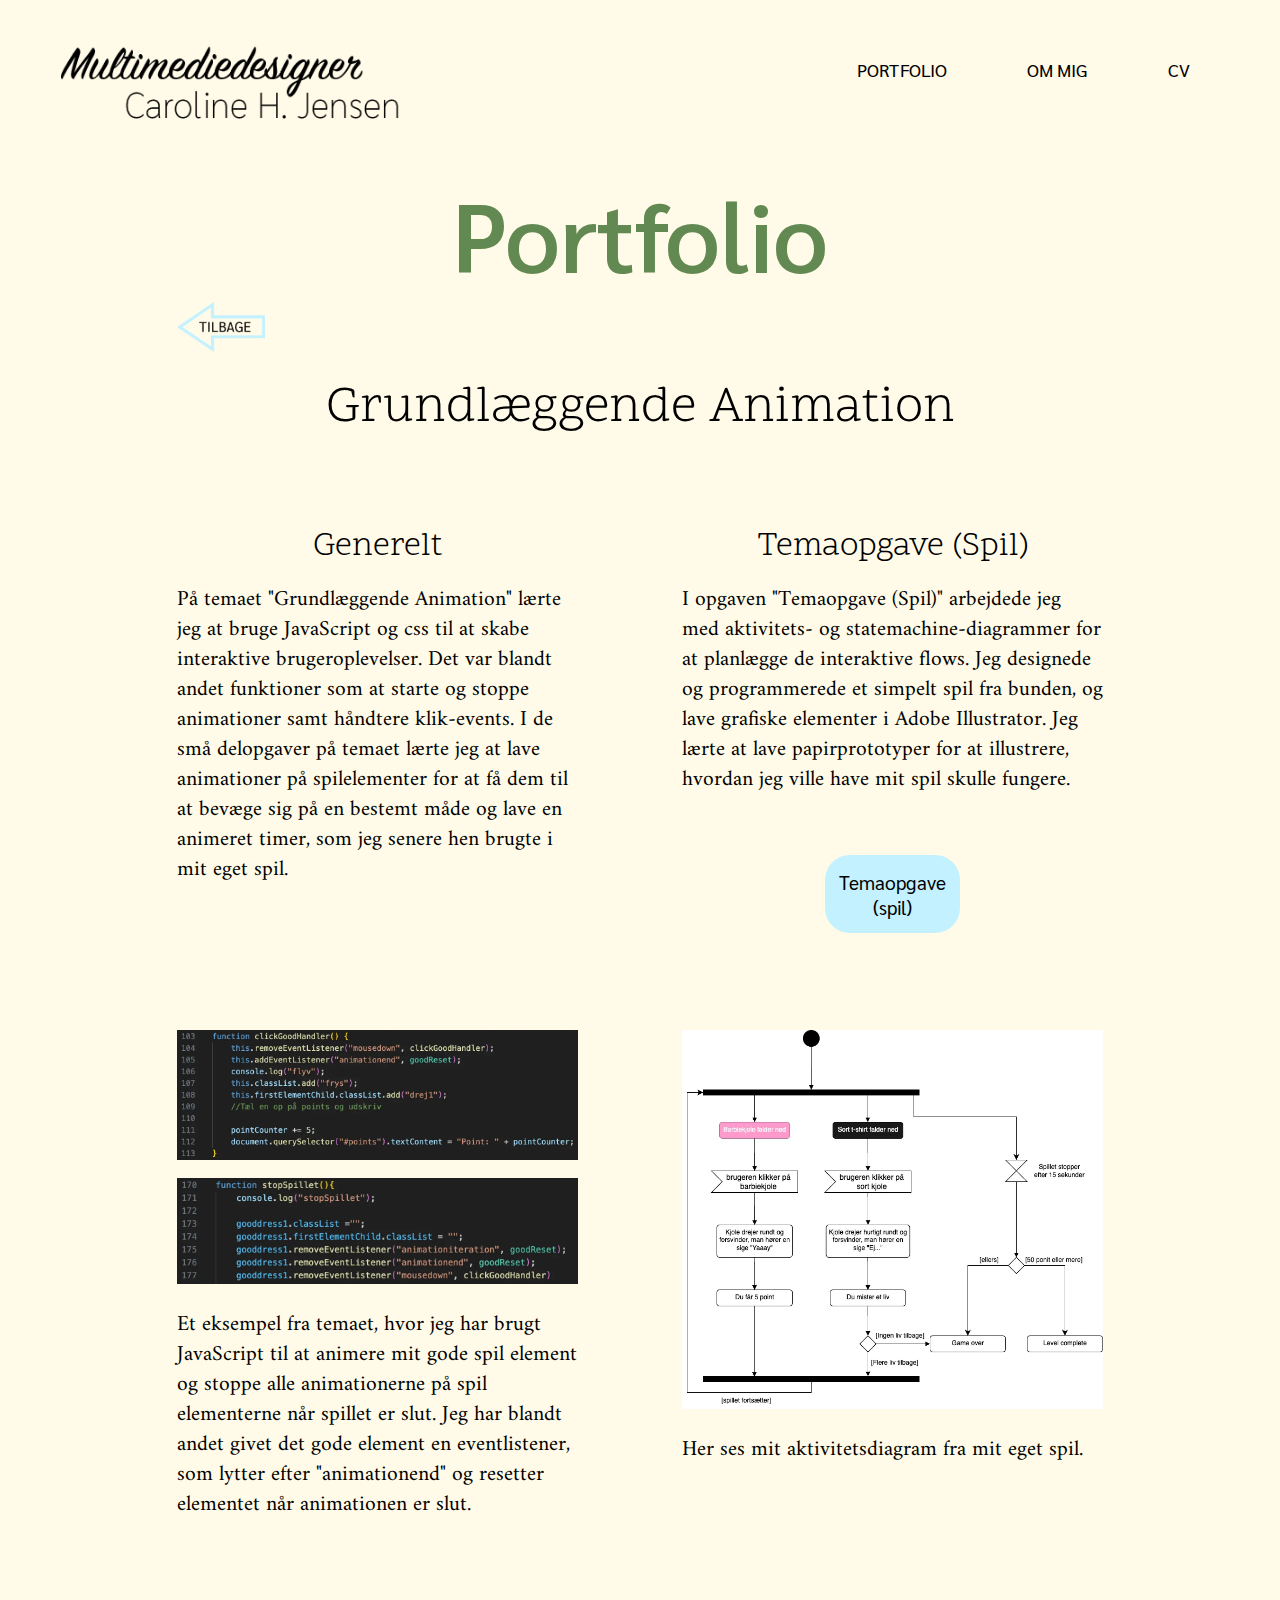
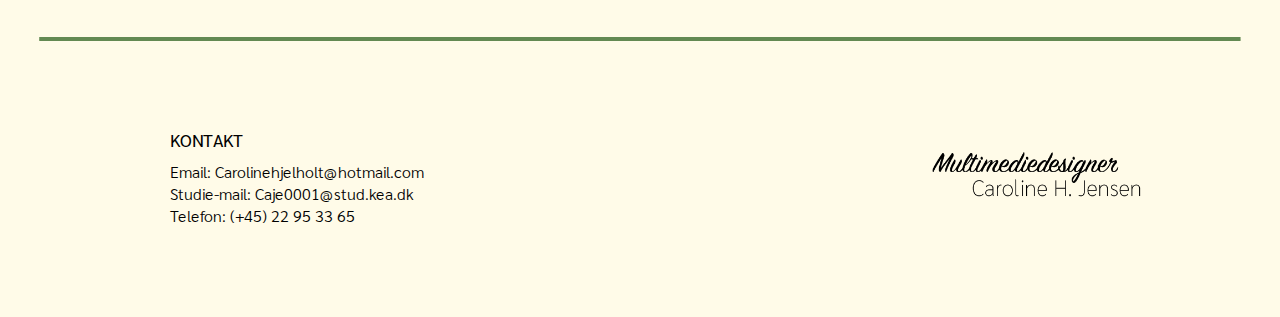
<file: tema4.html>
<!DOCTYPE html>
<html lang="dk">
<head>
    <meta charset="UTF-8">
    <meta name="viewport" content="width=device-width, initial-scale=1.0">
    <meta name="robots" content="noindex">
    <title>Tema 4</title>
    <link rel="preconnect" href="https://fonts.googleapis.com">
    <link rel="preconnect" href="https://fonts.gstatic.com" crossorigin>
    <link href="https://fonts.googleapis.com/css2?family=Sarabun:ital,wght@0,100;0,200;0,300;0,400;0,500;0,600;0,700;0,800;1,100;1,200;1,300;1,400;1,500;1,600;1,700;1,800&display=swap" rel="stylesheet">
    <link rel="preconnect" href="https://fonts.googleapis.com">
    <link rel="preconnect" href="https://fonts.gstatic.com" crossorigin>
    <link href="https://fonts.googleapis.com/css2?family=Amiri:ital,wght@0,400;0,700;1,400;1,700&display=swap" rel="stylesheet">
    <link rel="preconnect" href="https://fonts.googleapis.com">
    <link rel="preconnect" href="https://fonts.gstatic.com" crossorigin>
    <link href="https://fonts.googleapis.com/css2?family=Scope+One&display=swap" rel="stylesheet">
    <link rel="stylesheet" href="menu.css">
    <link rel="stylesheet" href="general.css">
    <link rel="stylesheet" href="tema.css">
    <link rel="apple-touch-icon" sizes="180x180" href="favicon_io/apple-touch-icon.png">
    <link rel="icon" type="image/png" sizes="32x32" href="favicon_io/favicon-32x32.png">
    <link rel="icon" type="image/png" sizes="16x16" href="favicon_io/favicon-16x16.png">
    <link rel="manifest" href="favicon_io/site.webmanifest">
</head>
<body>
    <header>
        <div class="logo">
            <a href="index.html"> <img src="assets/logo.webp" alt="Logo"></a>
        </div>
        <nav>
            <ul class="menu">
                <li><a href="portfolio.html">PORTFOLIO</a></li>
                <li><a href="about.html">OM MIG</a></li>
                <li><a href="cv.html">CV</a></li>
            </ul>
            <div class="burger">
                <div class="line"></div>
                <div class="line"></div>
                <div class="line"></div>
            </div>
        </nav>
    </header>
    <main>
        <h1>Portfolio</h1>
        <a href="portfolio.html" class="tilbage"><img class="back" src="assets/back.webp" alt="back"></a>     
        <h2>Grundlæggende Animation</h2>
        <div class="tema_grid">
            <div>
                <h2 class="tema_2_h2">Generelt</h2>
                <p>På temaet "Grundlæggende Animation" lærte jeg at bruge JavaScript og css til at skabe interaktive brugeroplevelser. Det var blandt andet funktioner som at starte og stoppe animationer samt håndtere klik-events. I de små delopgaver på temaet lærte jeg at lave animationer på spilelementer for at få dem til at bevæge sig på en bestemt måde og lave en animeret timer, som jeg senere hen brugte i mit eget spil.</p>        
            </div>
            <div>
                <h2 class="tema_2_h2">Temaopgave (Spil)</h2>
                <p>I opgaven "Temaopgave (Spil)" arbejdede jeg med aktivitets- og statemachine-diagrammer for at planlægge de interaktive flows. Jeg designede og programmerede et simpelt spil fra bunden, og lave grafiske elementer i Adobe Illustrator. Jeg lærte at lave papirprototyper for at illustrere, hvordan jeg ville have mit spil skulle fungere.</p>                
                <div class="botton">
                    <a href="https://carolinehjelholt.dk/kea/04_animation/website/spil.html"><h3>Temaopgave (spil)</h3></a>
                </div>
            </div>
            <div>
                <img src="assets/spil_gooddress.webp" alt="gooddress">
                <img src="assets/spil_stopspil.webp" alt="stopspil">
                <p>Et eksempel fra temaet, hvor jeg har brugt JavaScript til at animere mit gode spil element og stoppe alle animationerne på spil elementerne når spillet er slut. Jeg har blandt andet givet det gode element en eventlistener, som lytter efter "animationend" og resetter elementet når animationen er slut.</p>
            </div>
            <div>
                <img src="assets/aktivitetsdiagram.webp" alt="code">
                <p>Her ses mit aktivitetsdiagram fra mit eget spil.</p>
            </div>
        </div> 
    </main>
    <footer>
        <img class="line" src="assets/greenline.webp" alt="line">
        <div class="footer">
            <div class="kontakt">
                <h4>KONTAKT</h4>
                <ul>
                    <li>Email: Carolinehjelholt@hotmail.com</li>
                    <li>Studie-mail: Caje0001@stud.kea.dk</li>
                    <li>Telefon: (+45) 22 95 33 65</li>
                </ul>
             </div>
             <a href="index.html"> <img class="logo_footer" src="assets/logo.webp" alt="logo"></a>
        </div>
    </footer>
    <script src="menu.js"></script>
</body>
</html>
</file>
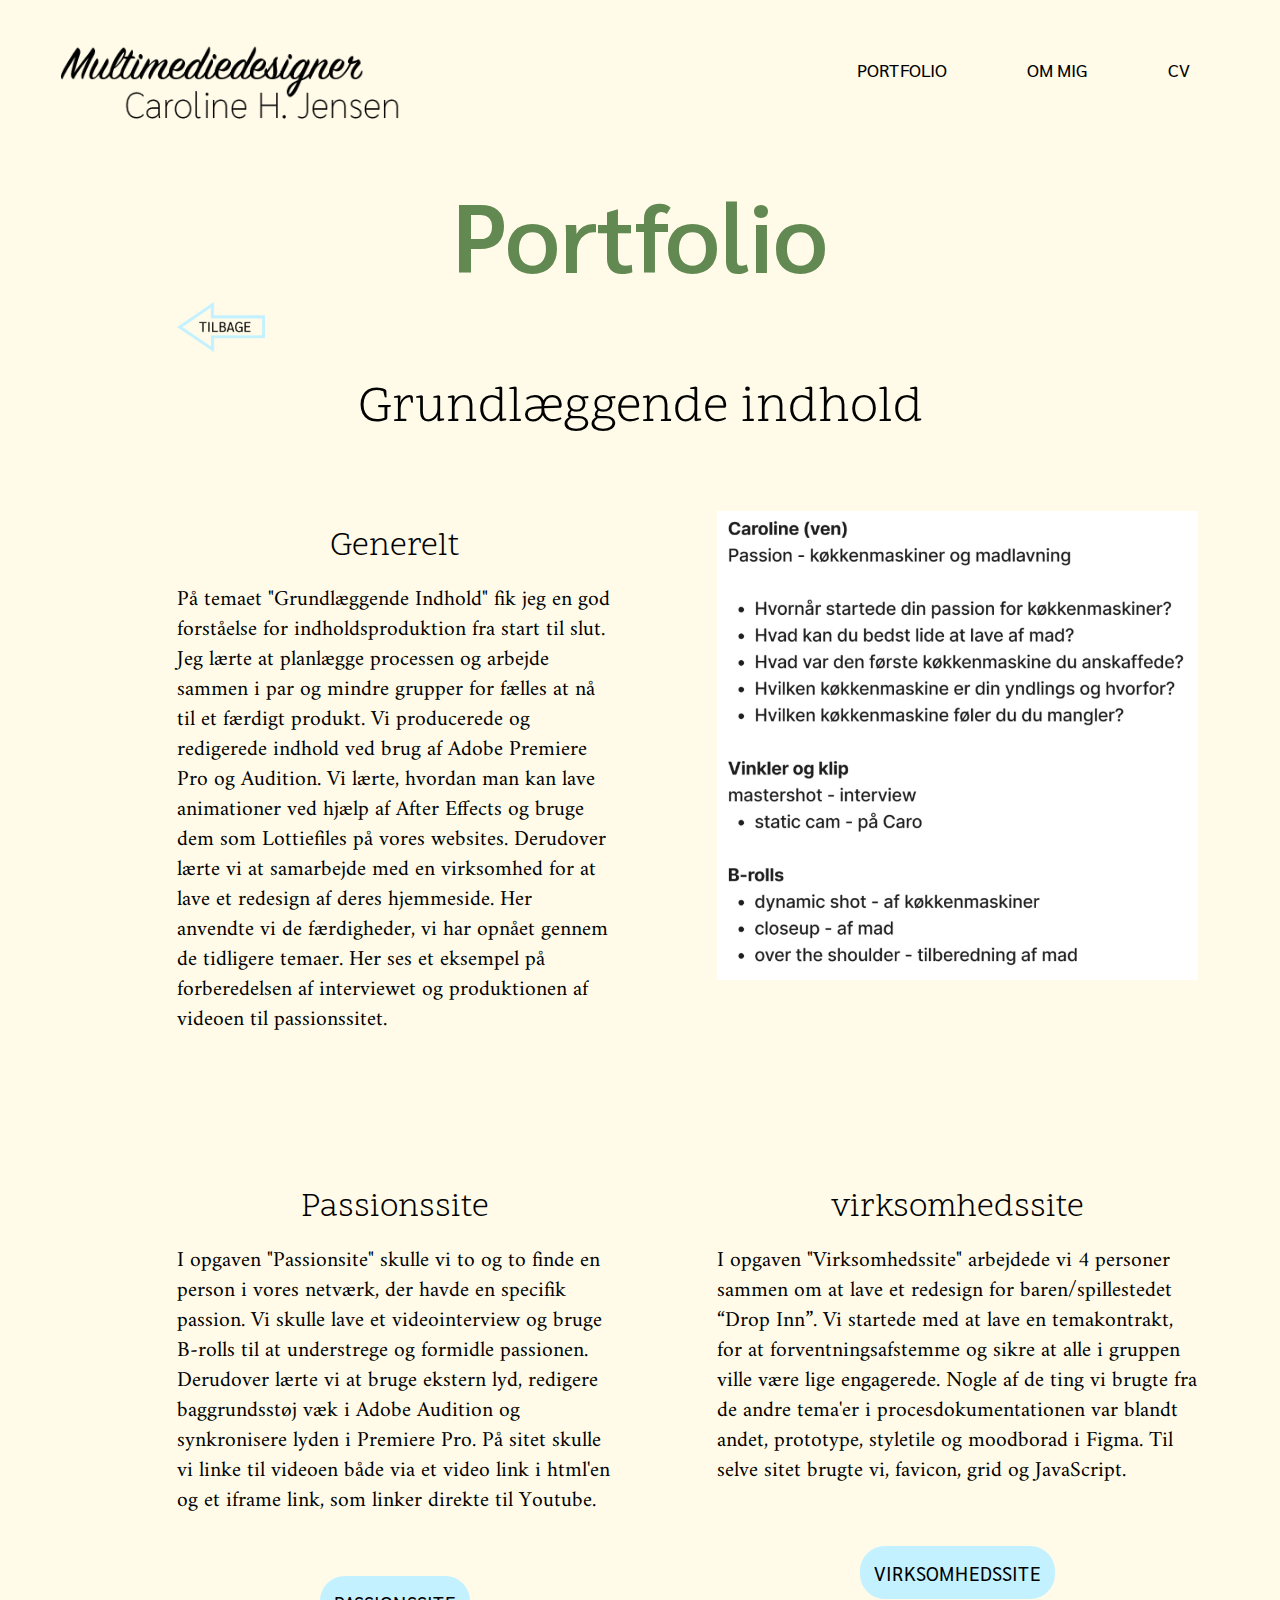
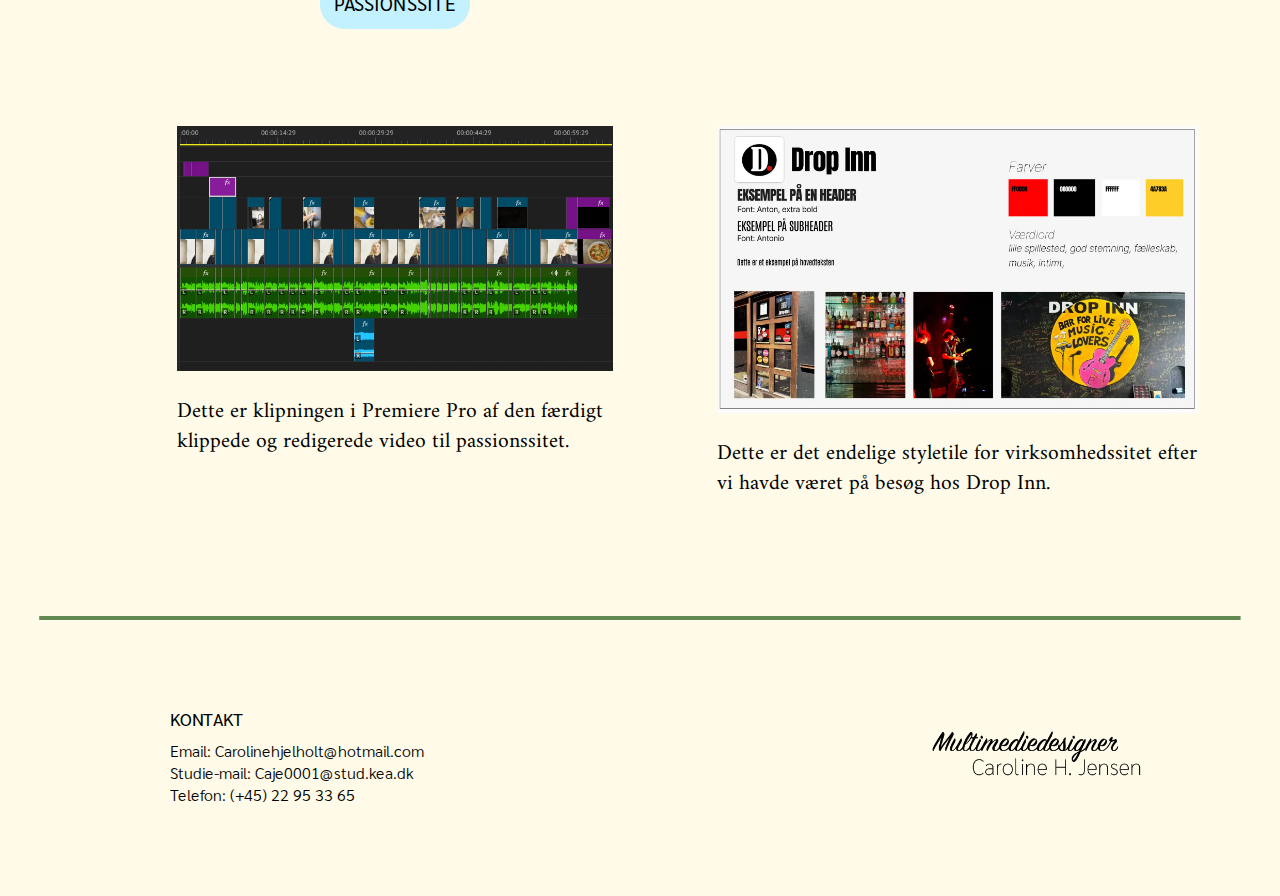
<file: tema5.html>
<!DOCTYPE html>
<html lang="dk">
<head>
    <meta charset="UTF-8">
    <meta name="viewport" content="width=device-width, initial-scale=1.0">
    <meta name="robots" content="noindex">
    <title>Tema 5</title>
    <link rel="preconnect" href="https://fonts.googleapis.com">
    <link rel="preconnect" href="https://fonts.gstatic.com" crossorigin>
    <link href="https://fonts.googleapis.com/css2?family=Sarabun:ital,wght@0,100;0,200;0,300;0,400;0,500;0,600;0,700;0,800;1,100;1,200;1,300;1,400;1,500;1,600;1,700;1,800&display=swap" rel="stylesheet">
    <link rel="preconnect" href="https://fonts.googleapis.com">
    <link rel="preconnect" href="https://fonts.gstatic.com" crossorigin>
    <link href="https://fonts.googleapis.com/css2?family=Amiri:ital,wght@0,400;0,700;1,400;1,700&display=swap" rel="stylesheet">
    <link rel="preconnect" href="https://fonts.googleapis.com">
    <link rel="preconnect" href="https://fonts.gstatic.com" crossorigin>
    <link href="https://fonts.googleapis.com/css2?family=Scope+One&display=swap" rel="stylesheet">
    <link rel="stylesheet" href="menu.css">
    <link rel="stylesheet" href="general.css">
    <link rel="stylesheet" href="tema.css">
    <link rel="apple-touch-icon" sizes="180x180" href="favicon_io/apple-touch-icon.png">
    <link rel="icon" type="image/png" sizes="32x32" href="favicon_io/favicon-32x32.png">
    <link rel="icon" type="image/png" sizes="16x16" href="favicon_io/favicon-16x16.png">
    <link rel="manifest" href="favicon_io/site.webmanifest">
</head>
<body>
    <header>
        <div class="logo">
            <a href="index.html"> <img src="assets/logo.webp" alt="Logo"></a>
        </div>
        <nav>
            <ul class="menu">
                <li><a href="portfolio.html">PORTFOLIO</a></li>
                <li><a href="about.html">OM MIG</a></li>
                <li><a href="cv.html">CV</a></li>
            </ul>
            <div class="burger">
                <div class="line"></div>
                <div class="line"></div>
                <div class="line"></div>
            </div>
        </nav>
    </header>
    <main>
        <h1>Portfolio</h1>
        <a href="portfolio.html" class="tilbage"><img class="back" src="assets/back.webp" alt="back"></a>     
        <h2>Grundlæggende indhold</h2>
        <div class="tema_grid">
            <div>
                <h2 class="tema_2_h2">Generelt</h2>
                <p>På temaet "Grundlæggende Indhold" fik jeg en god forståelse for indholdsproduktion fra start til slut. Jeg lærte at planlægge processen og arbejde sammen i par og mindre grupper for fælles at nå til et færdigt produkt. Vi producerede og redigerede indhold ved brug af Adobe Premiere Pro og Audition. Vi lærte, hvordan man kan lave animationer ved hjælp af After Effects og bruge dem som Lottiefiles på vores websites. Derudover lærte vi at samarbejde med en virksomhed for at lave et redesign af deres hjemmeside. Her anvendte vi de færdigheder, vi har opnået gennem de tidligere temaer. Her ses et eksempel på forberedelsen af interviewet og produktionen af videoen til passionssitet.</p>        
            </div>
            <img src="assets/video_interview.webp" alt="interview">
            <div>
                <h2 class="tema_2_h2">Passionssite</h2>
                <p>I opgaven "Passionsite" skulle vi to og to finde en person i vores netværk, der havde en specifik passion. Vi skulle lave et videointerview og bruge B-rolls til at understrege og formidle passionen. Derudover lærte vi at bruge ekstern lyd, redigere baggrundsstøj væk i Adobe Audition og synkronisere lyden i Premiere Pro. På sitet skulle vi linke til videoen både via et video link i html'en og et iframe link, som linker direkte til Youtube. </p>                
                <div class="botton1">
                    <a href="https://carolinehjelholt.dk/kea/05_indhold/passionssite/index.html"><h3>PASSIONSSITE</h3></a>
                </div>
            </div>
            <div>
                <h2 class="tema_2_h2">virksomhedssite</h2>
                <p>I opgaven "Virksomhedssite" arbejdede vi 4 personer sammen om at lave et redesign for baren/spillestedet “Drop Inn”. Vi startede med at lave en temakontrakt, for at forventningsafstemme og sikre at alle i gruppen ville være lige engagerede. Nogle af de ting vi brugte fra de andre tema'er i procesdokumentationen var blandt andet, prototype, styletile og moodborad i Figma. Til selve sitet brugte vi, favicon, grid og JavaScript. </p>
                <div class="botton1">
                    <a href="https://carolinehjelholt.dk/kea/05_indhold/virksomhedssite/index.html"><h3>VIRKSOMHEDSSITE</h3></a>
                </div>
            </div>
            <div>                
                <img src="assets/klipning.webp" alt="klip">                
                <p>Dette er klipningen i Premiere Pro af den færdigt klippede og redigerede video til passionssitet.</p>       
            </div>
            <div>
                <img src="assets/dropinn_styletile.webp" alt="styletile"> 
                <p>Dette er det endelige styletile for virksomhedssitet efter vi havde været på besøg hos Drop Inn.</p>      
            </div>
        </div>     
    </main>
    <footer>
        <img class="line" src="assets/greenline.webp" alt="line">
        <div class="footer">
            <div class="kontakt">
                <h4>KONTAKT</h4>
                <ul>
                    <li>Email: Carolinehjelholt@hotmail.com</li>
                    <li>Studie-mail: Caje0001@stud.kea.dk</li>
                    <li>Telefon: (+45) 22 95 33 65</li>
                </ul>
             </div>
             <a href="index.html"> <img class="logo_footer" src="assets/logo.webp" alt="logo"></a>
        </div>
    </footer>
    <script src="menu.js"></script>
</body>
</html>
</file>
<file: menu.css>
header {
    display: flex;
    justify-content: space-between;
    position: sticky;
    padding-left: 60px;
    padding-right: 50px;
    width: 100%;
  }
  
  .logo img {
    width: 90%;
    object-fit: cover;
    padding: 0;
  }

  .logo {
    padding-top: 35px;
  }
  
  nav {
    display: flex;
    align-items: center;
    margin-left: auto;
  }
  
  .menu {
    display: flex;
    position: relative;
    list-style: none;
    margin: 0;
    padding: 0;

  }
  
  .menu li {
    margin-right: 40px;
    font-family: "Sarabun", sans-serif;
    font-weight: 400;
    font-style: normal;
    font-size: large;
  }
  
  .menu li:last-child {
    margin-right: 0;
  }

  .menu a {
    display: block;
    padding-right: 40px;
    color: #000000;
    text-decoration: none;
    text-align: end;
  }
  
  .burger {
    width: 30px;
    height: 20px;
    cursor: pointer;
  }
  
  .burger .line {
    width: 100%;
    height: 2px;
    background-color: #000000;
    margin-bottom: 5px;
    transition: 0.2s linear;
  }
  .burger {
    display: none;
  }

  
  @media screen and (max-width: 800px) {
    header {
        padding-bottom: 14px;
        padding-left: 10px;
        padding-right: 25px;
      }

    .menu {
      display: none;
    }
    .burger {
      display: block;
    }
    .burger.active .line:nth-child(1) {
      transform: rotate(45deg) translate(5px, 5px);
      transition: 0.2s linear;
    }
  
    .burger.active .line:nth-child(2) {
      opacity: 0;
      transition: 0.15s linear;
    }
  
    .burger.active .line:nth-child(3) {
      transform: rotate(-45deg) translate(5px, -5px);
      transition: 0.2s linear;
    }
  
    nav.active .menu {
      display: block;
      position: absolute;
      top: 60px;
      left: 0;
      width: 100%;
      z-index: 1;
    }
  
    nav.active .menu li {
      margin: 10px 5px;
    }
  
    nav.active .menu a {
      font-size: 1rem;
      padding-right: 14px;
    }
    .logo img {
        width: 50%;
        padding-left: 5px;
        object-fit: cover;
    }

    .logo {
        padding-top: 15px;
    }
  }
</file>
<file: general.css>
* {
    margin: 0;
    padding: 0;
    box-sizing: border-box;
    }

body {
    background-color: #fffbe8;
}

img {
    width: 100%;
    padding: 7px;
}

p {
    max-width: 65ch;
    font-family: "Amiri", serif;
    font-weight: 300;
    font-style: normal;
    font-size: 1.14rem;
    line-height: 25px;
    padding: 0 7px 0 7px;
}

.footer {
    margin-top: 30px;
}

.kontakt {
    text-align: center;
} 

.logo_footer {
    margin-top: 20px;
    width: 80%;
    margin-left: 35px;
}

.kontakt li {
    font-family: "Sarabun", sans-serif;
    font-weight: 300;
    font-style: normal;
    line-height: 25px;
    list-style-type: none;
    margin: 0;
    font-size: 1rem;
}

h1 {
    text-align: center;
    font-family: "Sarabun", sans-serif;
    font-weight: 600;
    font-style: normal;
    font-size: 2.4rem;
    color: #638952;
}

h2 {
    text-align: center;
    font-family: "Scope One", serif;
    font-weight: 400;
    font-style: normal;
    font-size: 1.8rem;
}

h3 {
    font-family: "Sarabun", sans-serif;
    font-weight: 400;
    font-style: normal;
    font-size: 1rem;
}

h4 {
    font-family: "Sarabun", sans-serif;
    font-weight: 600;
    font-style: normal;
    margin-bottom: 0.6rem;
}

h5 {
    font-family: "Amiri", serif;
    font-weight: 600;
    font-style: normal;
    font-size: 1.3rem;
    line-height: 32px;
    padding: 0 7px 0 7px;
}

.footer h4 {
    font-family: "Sarabun", sans-serif;
    font-weight: 400;
    font-style: normal;
    font-size: 1.1rem;
}

a h4 {
    margin: 10px 10px 20px;
    color: black;
    font-size: 1.1rem;
}

@media (min-width: 800px) {
    p {
        font-weight: 400;
        font-size: 1.35rem;
        line-height: 30px;
    }
    
    .footer {
        display: grid;
        grid-template-columns: 1fr 1fr;
        gap: 400px;
        margin: 80px 70px 90px 170px;
    }

    .footer h4 {
        margin-bottom: 10px;
    }
    
    .kontakt {
        grid-column: 1/2;
        margin: 0;
        text-align: left;
    }
    
    .logo_footer {
        grid-column: 2/3;
        width: 70%;
        margin-top: 10px;
    }

    h1 {
        font-size: 6rem;
    }
    
    h2 {
        font-size: 3.2rem;
    }
    
    h3 {
        font-size: 1.2rem;
    }

    h4 {
        margin-bottom: 16px;
    }

    h5 {
        font-size: 1.6rem;
    }
    
    .kontakt li {
        line-height: 22px;
    }

    main {
        margin-bottom: 70px;
    }

    .line {
        display: block;
        margin-left: auto;
        margin-right: auto;
        width: 95%;
    }

    a h4 {
        margin: 40px 170px 10px 170px;
        font-size: 1.2rem;
    }
}
</file>
<file: about.css>
.botton_grid {
    display: grid;
    grid-template-columns: 1fr 1fr 1fr;
    grid-template-rows: 1fr 1fr 1fr;
}

.botton {
    grid-column: 2/3;
    grid-row: 2/3;
    border: #C3F1FF 4px solid;
    border-radius: 20px;
    text-align: center;
    background-color: #C3F1FF;
    padding: 10px 10px 10px 10px;
}

a {
    text-decoration: none;
    color: black;
}

h1 {
    margin-top: 20px;
}

h2 {
    margin-top: 40px;
    margin-bottom: 20px;
}

@media (min-width: 800px) {
    h1 {
        margin-top: 30px;
        margin-bottom: 80px;
    }
    
    h2 {
        margin-top: 70px;
        margin-bottom: 50px;
    }
    .about_grid_1 {
        display: grid;
        grid-template-columns: 1fr 1fr;
        gap: 100px;
        margin: 30px 170px 0 170px;
    }
    
    .botton_grid {
        grid-template-rows: 2fr 1fr 2fr;
    }

    .botton {
        border-radius: 25px;
    }
    
    .about_grid_2 {
        display: grid;
        grid-template-columns: 1fr 1fr;
        gap: 100px;
        margin: 100px 170px 0 170px;
    }

    .creative {
        order: -1;
    }
    
    .inspiration h2 {
        margin-top: 80px;
        margin-bottom: 55px;
    }

    .inspiration p {
        padding-bottom: 30px;
    }
}
</file>
<file: cv.css>
.skills a {
    color: black;
    font-size: 1.1rem;
}

a h4 {
    margin: 10px 10px 20px;
    color: black;
    font-size: 1.1rem;
}

h1 {
    margin-top: 20px;
}

h2 {
    margin-top: 30px;
}

h5 {
    margin-top: 10px;    
}

.back {
    width: 25%;
}

img {
    margin-top: 15px;
}

@media (min-width: 800px) {
.cv_grid_1 {
    display: grid;
    grid-template-columns: 1fr 1fr;
    gap: 50px;
    margin: 80px 170px 0 170px;
}

.cv_grid_1 img {
    width: 90%;
}

.info {
    order: -1;
}

.info h5 {
    margin-top: 30px;
}

.kursus {
    padding: 30px 170px 30px 170px;
}

.skills h2 {
    margin-top: 25px;
    margin-bottom: 5px;
}

.skills a {
    font-size: 1.3rem;
}

a h4 {
    margin: 40px 170px 10px 170px;
    font-size: 1.2rem;
}

h1 {
    margin-top: 30px;
}

h5 {
    margin-top: 21px;
}

img {
    margin-top: 0;
}

.back {
    width: 8%;
    margin-left: 170px;
    margin-top: 20px;
}
}
</file>
<file: portfolio.css>
.portfolio_grid_1 {
    display: grid;
    grid-template-columns: 1fr 1fr;
    gap: 5px;
}

.portfolio_grid a {
    color: black;
    text-decoration: none;
}
 
h1 {
    margin-top: 20px;
}

h2 {
    margin-top: 40px;
    margin-bottom: 10px;
}

@media (min-width: 800px) {

h1 {
    margin-top: 30px;
    margin-bottom: 80px;
}

.portfolio_grid {
    display: grid;
    grid-template-columns: 1fr 1fr;
    gap: 80px;
    margin: 50px 170px 0 170px;
}

.portfolio_h2 {
    font-size: 2.6rem;
    margin-top: 30px;
}

.portfolio_grid_1 {
    gap: 10px;
    padding-top: 50px;
}
}
</file>
<file: tema.css>
a h4 {
    margin: 10px 10px 20px;
    color: black;
    font-size: 1.1rem;
}

.botton {
    border: #C3F1FF 4px solid;
    border-radius: 20px;
    text-align: center;
    background-color: #C3F1FF;
    padding: 10px 10px 10px 10px;
    margin: 30px 80px 30px 80px
}

.botton1 {
    border: #C3F1FF 4px solid;
    border-radius: 20px;
    text-align: center;
    background-color: #C3F1FF;
    padding: 10px 10px 10px 10px;
    margin: 10px 80px 70px 80px
}

a h3 {
    color: black;
    font-size: 1rem;
}

a {
    text-decoration: none;
}

.back {
    width: 25%;
}

h2 {
    margin-top: 10px;
}
 
.tema_2_h2 {
    margin-top: 20px;
    font-size: 1.6rem;
}

p {
    margin-top: 8px;
    margin-bottom: 40px;
}

@media (min-width: 800px) {

.back {
    width: 8%;
    margin-left: 170px;
}

h1 {
    margin-top: 30px;
}

p {
    margin-top: 0;
}

.tema_grid {
    display: grid;
    grid-template-columns: 1fr 1fr;
    margin: 60px 170px 0 170px;
    gap: 90px;
}

.passionssite_grid {
    order: 1;
}

.botton {
    border-radius: 25px;
    margin: 60px 150px 0 150px
}

.botton1 {
    border-radius: 25px;
    margin: 60px 150px 0 150px
}

a h3 {
    font-size: 1.2rem;
}

a h4 {
    margin: 20px 170px 30px 170px;
    font-size: 1.2rem;
}

.tema_grid p {
    margin-top: 15px;
}

.tema_2_h2 {
    font-size: 2.1rem;
}

}
</file>
